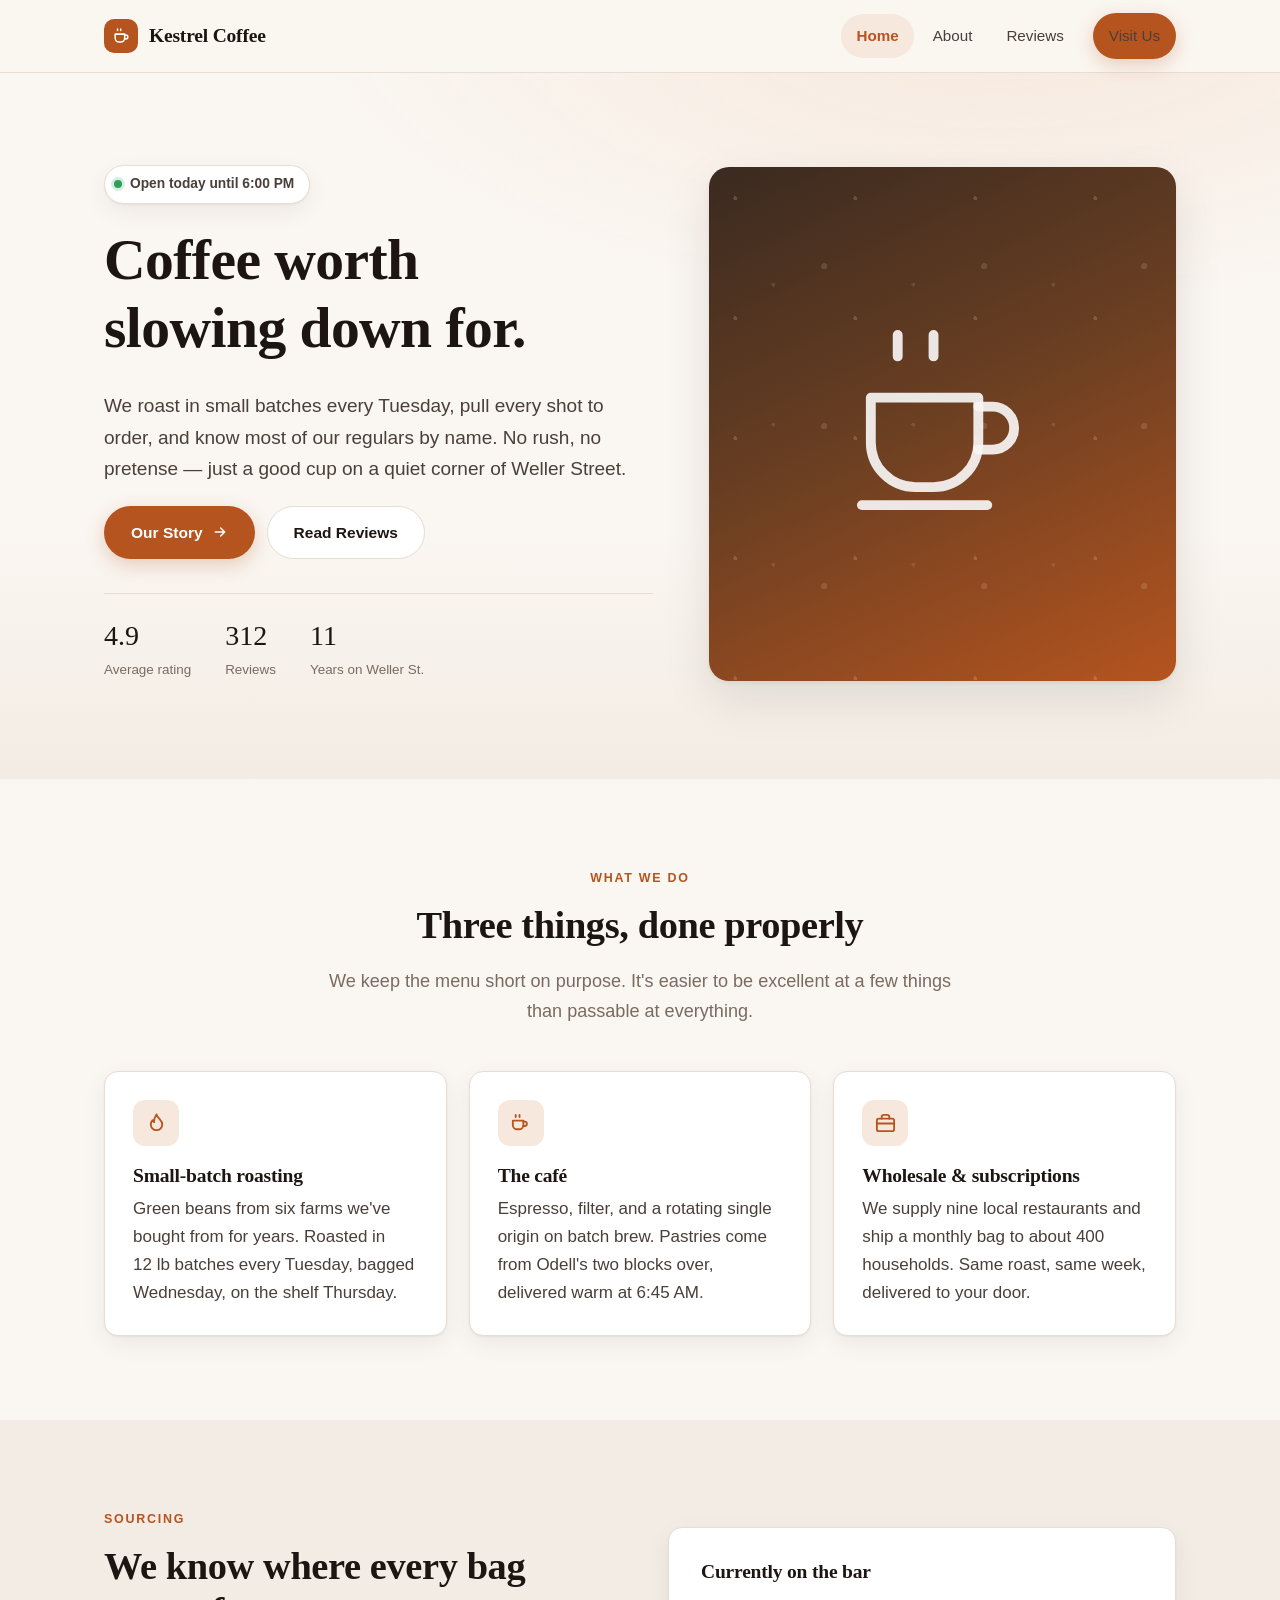
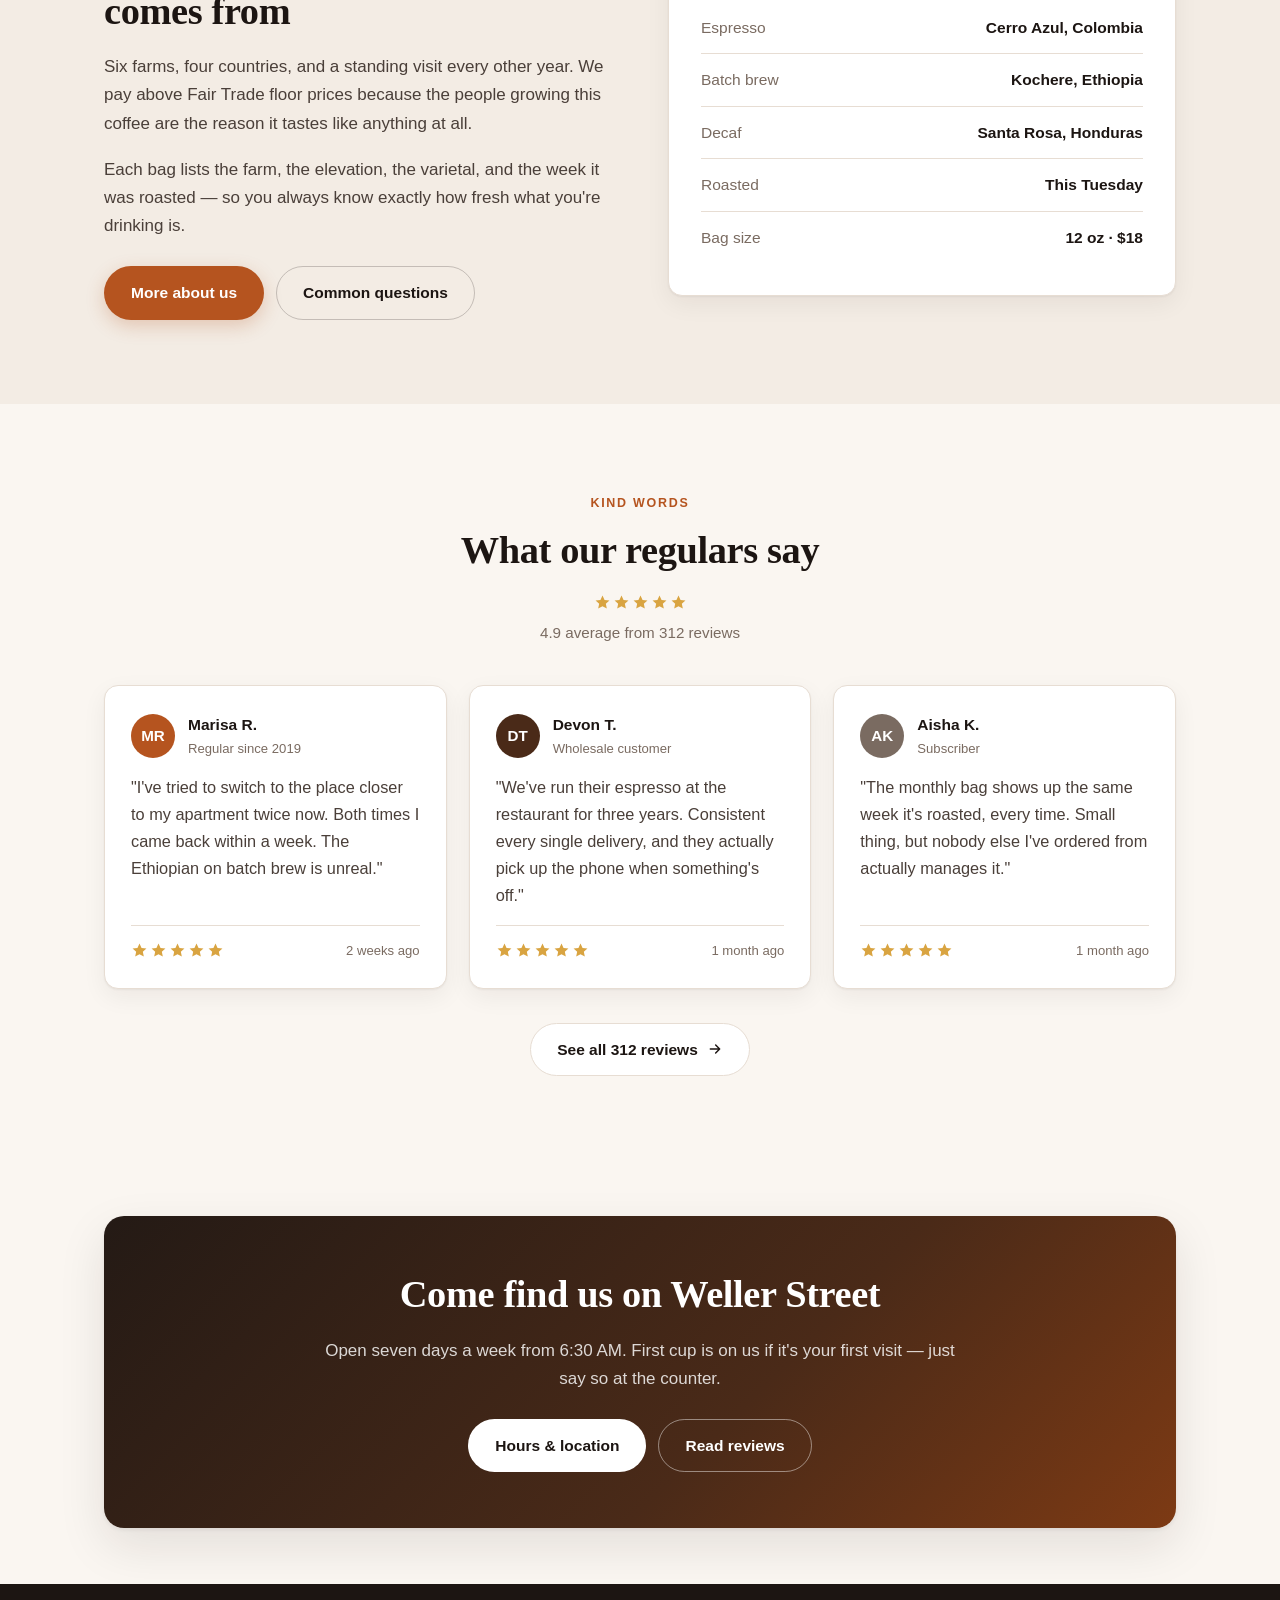
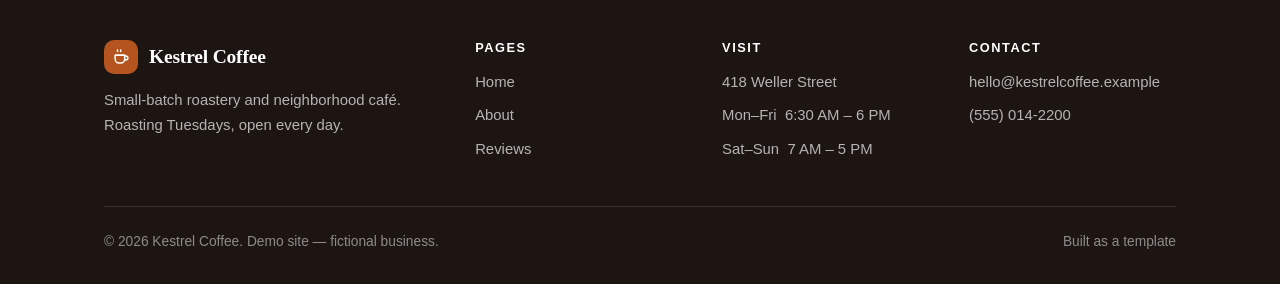
<file: index.html>
<!DOCTYPE html>
<html lang="en">
<head>
<meta charset="utf-8">
<meta name="viewport" content="width=device-width, initial-scale=1">
<title>Kestrel Coffee — Small-Batch Roastery &amp; Café</title>
<meta name="description" content="Kestrel Coffee is a small-batch roastery and neighborhood café serving carefully sourced beans, roasted weekly and brewed to order.">
<link rel="stylesheet" href="styles.css">
<link rel="icon" href="data:image/svg+xml,<svg xmlns='http://www.w3.org/2000/svg' viewBox='0 0 100 100'><text y='.9em' font-size='90'>&#9749;</text></svg>">
</head>
<body>

<!-- ============ NAV ============ -->
<header class="nav">
  <div class="wrap nav-inner">
    <a class="brand" href="index.html">
      <span class="brand-mark">
        <svg viewBox="0 0 24 24" fill="none" stroke="#fff" stroke-width="1.9" stroke-linecap="round" stroke-linejoin="round">
          <path d="M4 9h12v5a5 5 0 0 1-5 5H9a5 5 0 0 1-5-5V9z"/>
          <path d="M16 10h1.5a2.5 2.5 0 0 1 0 5H16"/>
          <path d="M7 2.5v2M11 2.5v2"/>
        </svg>
      </span>
      Kestrel Coffee
    </a>

    <button class="nav-toggle" aria-label="Toggle menu" aria-expanded="false">
      <svg width="20" height="20" viewBox="0 0 24 24" fill="none" stroke="currentColor" stroke-width="2" stroke-linecap="round">
        <path d="M3 6h18M3 12h18M3 18h18"/>
      </svg>
    </button>

    <nav class="nav-links">
      <a href="index.html" class="active">Home</a>
      <a href="about.html">About</a>
      <a href="reviews.html">Reviews</a>
      <a href="about.html#visit" class="btn btn-primary nav-cta">Visit Us</a>
    </nav>
  </div>
</header>

<!-- ============ HERO ============ -->
<section class="hero">
  <div class="wrap hero-grid">
    <div>
      <span class="hero-badge"><span class="dot"></span> Open today until 6:00 PM</span>
      <h1>Coffee worth<br>slowing down for.</h1>
      <p class="lead">
        We roast in small batches every Tuesday, pull every shot to order, and know
        most of our regulars by name. No rush, no pretense — just a good cup on a
        quiet corner of Weller Street.
      </p>
      <div class="btn-row">
        <a href="about.html" class="btn btn-primary">
          Our Story
          <svg width="16" height="16" viewBox="0 0 24 24" fill="none" stroke="currentColor" stroke-width="2.2" stroke-linecap="round" stroke-linejoin="round"><path d="M5 12h14M13 6l6 6-6 6"/></svg>
        </a>
        <a href="reviews.html" class="btn btn-secondary">Read Reviews</a>
      </div>

      <div class="hero-stats">
        <div>
          <span class="num">4.9</span>
          <span class="lbl">Average rating</span>
        </div>
        <div>
          <span class="num">312</span>
          <span class="lbl">Reviews</span>
        </div>
        <div>
          <span class="num">11</span>
          <span class="lbl">Years on Weller St.</span>
        </div>
      </div>
    </div>

    <div class="hero-art" role="img" aria-label="Illustration of a coffee cup">
      <svg viewBox="0 0 24 24" fill="none" stroke="rgba(255,255,255,.92)" stroke-width="1.1" stroke-linecap="round" stroke-linejoin="round">
        <path d="M4 9h12v5a5 5 0 0 1-5 5H9a5 5 0 0 1-5-5V9z"/>
        <path d="M16 10h1.6a2.4 2.4 0 0 1 0 4.8H16"/>
        <path d="M7 2v2.4M11 2v2.4"/>
        <path d="M3 21h14"/>
      </svg>
    </div>
  </div>
</section>

<!-- ============ WHAT WE DO ============ -->
<section class="section">
  <div class="wrap">
    <div class="measure center" style="margin-bottom:44px">
      <span class="eyebrow">What we do</span>
      <h2>Three things, done properly</h2>
      <p class="lead muted">We keep the menu short on purpose. It's easier to be excellent
        at a few things than passable at everything.</p>
    </div>

    <div class="grid grid-3">
      <article class="card">
        <div class="card-icon">
          <svg viewBox="0 0 24 24" fill="none" stroke="currentColor" stroke-width="1.9" stroke-linecap="round" stroke-linejoin="round">
            <path d="M12 2.5c.7 2.5 2.1 3.8 3.5 5.2C17.1 9.4 18 11.1 18 13a6 6 0 0 1-12 0c0-1.7.7-3.2 1.9-4.4.4.9 1 1.6 1.7 2C9.2 8.2 10.2 5.5 12 2.5z"/>
          </svg>
        </div>
        <h3>Small-batch roasting</h3>
        <p>Green beans from six farms we've bought from for years. Roasted in
          12&nbsp;lb batches every Tuesday, bagged Wednesday, on the shelf Thursday.</p>
      </article>

      <article class="card">
        <div class="card-icon">
          <svg viewBox="0 0 24 24" fill="none" stroke="currentColor" stroke-width="1.9" stroke-linecap="round" stroke-linejoin="round">
            <path d="M4 9h11v4.5a4.5 4.5 0 0 1-4.5 4.5h-2A4.5 4.5 0 0 1 4 13.5V9z"/>
            <path d="M15 10h1.4a2.3 2.3 0 0 1 0 4.6H15"/>
            <path d="M7 3v2.2M11 3v2.2"/>
          </svg>
        </div>
        <h3>The café</h3>
        <p>Espresso, filter, and a rotating single origin on batch brew. Pastries
          come from Odell's two blocks over, delivered warm at 6:45&nbsp;AM.</p>
      </article>

      <article class="card">
        <div class="card-icon">
          <svg viewBox="0 0 24 24" fill="none" stroke="currentColor" stroke-width="1.9" stroke-linecap="round" stroke-linejoin="round">
            <rect x="3" y="7" width="18" height="13" rx="2"/>
            <path d="M8 7V5.5A2.5 2.5 0 0 1 10.5 3h3A2.5 2.5 0 0 1 16 5.5V7"/>
            <path d="M3 12h18"/>
          </svg>
        </div>
        <h3>Wholesale &amp; subscriptions</h3>
        <p>We supply nine local restaurants and ship a monthly bag to about 400
          households. Same roast, same week, delivered to your door.</p>
      </article>
    </div>
  </div>
</section>

<!-- ============ SPLIT FEATURE ============ -->
<section class="section section-alt">
  <div class="wrap">
    <div class="grid grid-2" style="align-items:center; gap:56px">
      <div>
        <span class="eyebrow">Sourcing</span>
        <h2>We know where every bag comes from</h2>
        <p>Six farms, four countries, and a standing visit every other year. We pay
          above Fair Trade floor prices because the people growing this coffee are the
          reason it tastes like anything at all.</p>
        <p>Each bag lists the farm, the elevation, the varietal, and the week it was
          roasted — so you always know exactly how fresh what you're drinking is.</p>
        <div class="btn-row" style="margin-top:26px">
          <a href="about.html" class="btn btn-primary">More about us</a>
          <a href="about.html#faq" class="btn btn-ghost">Common questions</a>
        </div>
      </div>

      <div class="card" style="padding:32px">
        <h3 style="margin-bottom:18px">Currently on the bar</h3>
        <dl style="margin:0">
          <div class="detail-row"><dt>Espresso</dt><dd>Cerro Azul, Colombia</dd></div>
          <div class="detail-row"><dt>Batch brew</dt><dd>Kochere, Ethiopia</dd></div>
          <div class="detail-row"><dt>Decaf</dt><dd>Santa Rosa, Honduras</dd></div>
          <div class="detail-row"><dt>Roasted</dt><dd>This Tuesday</dd></div>
          <div class="detail-row"><dt>Bag size</dt><dd>12 oz &middot; $18</dd></div>
        </dl>
      </div>
    </div>
  </div>
</section>

<!-- ============ REVIEW TEASER ============ -->
<section class="section">
  <div class="wrap">
    <div class="measure center" style="margin-bottom:40px">
      <span class="eyebrow">Kind words</span>
      <h2>What our regulars say</h2>
      <div class="stars" style="margin-bottom:8px" aria-label="4.9 out of 5 stars">
        <svg viewBox="0 0 24 24"><path d="M12 2l2.9 6.3 6.9.8-5.1 4.7 1.4 6.8L12 17.3 5.9 20.6l1.4-6.8L2.2 9.1l6.9-.8z"/></svg>
        <svg viewBox="0 0 24 24"><path d="M12 2l2.9 6.3 6.9.8-5.1 4.7 1.4 6.8L12 17.3 5.9 20.6l1.4-6.8L2.2 9.1l6.9-.8z"/></svg>
        <svg viewBox="0 0 24 24"><path d="M12 2l2.9 6.3 6.9.8-5.1 4.7 1.4 6.8L12 17.3 5.9 20.6l1.4-6.8L2.2 9.1l6.9-.8z"/></svg>
        <svg viewBox="0 0 24 24"><path d="M12 2l2.9 6.3 6.9.8-5.1 4.7 1.4 6.8L12 17.3 5.9 20.6l1.4-6.8L2.2 9.1l6.9-.8z"/></svg>
        <svg viewBox="0 0 24 24"><path d="M12 2l2.9 6.3 6.9.8-5.1 4.7 1.4 6.8L12 17.3 5.9 20.6l1.4-6.8L2.2 9.1l6.9-.8z"/></svg>
      </div>
      <p class="muted" style="font-size:.95rem">4.9 average from 312 reviews</p>
    </div>

    <div class="grid grid-3">
      <article class="review">
        <div class="review-head">
          <div class="avatar" style="background:#b5541f">MR</div>
          <div>
            <div class="review-name">Marisa R.</div>
            <div class="review-meta">Regular since 2019</div>
          </div>
        </div>
        <blockquote>"I've tried to switch to the place closer to my apartment twice now.
          Both times I came back within a week. The Ethiopian on batch brew is unreal."</blockquote>
        <div class="review-foot">
          <span class="stars">
            <svg viewBox="0 0 24 24"><path d="M12 2l2.9 6.3 6.9.8-5.1 4.7 1.4 6.8L12 17.3 5.9 20.6l1.4-6.8L2.2 9.1l6.9-.8z"/></svg>
            <svg viewBox="0 0 24 24"><path d="M12 2l2.9 6.3 6.9.8-5.1 4.7 1.4 6.8L12 17.3 5.9 20.6l1.4-6.8L2.2 9.1l6.9-.8z"/></svg>
            <svg viewBox="0 0 24 24"><path d="M12 2l2.9 6.3 6.9.8-5.1 4.7 1.4 6.8L12 17.3 5.9 20.6l1.4-6.8L2.2 9.1l6.9-.8z"/></svg>
            <svg viewBox="0 0 24 24"><path d="M12 2l2.9 6.3 6.9.8-5.1 4.7 1.4 6.8L12 17.3 5.9 20.6l1.4-6.8L2.2 9.1l6.9-.8z"/></svg>
            <svg viewBox="0 0 24 24"><path d="M12 2l2.9 6.3 6.9.8-5.1 4.7 1.4 6.8L12 17.3 5.9 20.6l1.4-6.8L2.2 9.1l6.9-.8z"/></svg>
          </span>
          <span>2 weeks ago</span>
        </div>
      </article>

      <article class="review">
        <div class="review-head">
          <div class="avatar" style="background:#4a2a18">DT</div>
          <div>
            <div class="review-name">Devon T.</div>
            <div class="review-meta">Wholesale customer</div>
          </div>
        </div>
        <blockquote>"We've run their espresso at the restaurant for three years. Consistent
          every single delivery, and they actually pick up the phone when something's off."</blockquote>
        <div class="review-foot">
          <span class="stars">
            <svg viewBox="0 0 24 24"><path d="M12 2l2.9 6.3 6.9.8-5.1 4.7 1.4 6.8L12 17.3 5.9 20.6l1.4-6.8L2.2 9.1l6.9-.8z"/></svg>
            <svg viewBox="0 0 24 24"><path d="M12 2l2.9 6.3 6.9.8-5.1 4.7 1.4 6.8L12 17.3 5.9 20.6l1.4-6.8L2.2 9.1l6.9-.8z"/></svg>
            <svg viewBox="0 0 24 24"><path d="M12 2l2.9 6.3 6.9.8-5.1 4.7 1.4 6.8L12 17.3 5.9 20.6l1.4-6.8L2.2 9.1l6.9-.8z"/></svg>
            <svg viewBox="0 0 24 24"><path d="M12 2l2.9 6.3 6.9.8-5.1 4.7 1.4 6.8L12 17.3 5.9 20.6l1.4-6.8L2.2 9.1l6.9-.8z"/></svg>
            <svg viewBox="0 0 24 24"><path d="M12 2l2.9 6.3 6.9.8-5.1 4.7 1.4 6.8L12 17.3 5.9 20.6l1.4-6.8L2.2 9.1l6.9-.8z"/></svg>
          </span>
          <span>1 month ago</span>
        </div>
      </article>

      <article class="review">
        <div class="review-head">
          <div class="avatar" style="background:#7a6b61">AK</div>
          <div>
            <div class="review-name">Aisha K.</div>
            <div class="review-meta">Subscriber</div>
          </div>
        </div>
        <blockquote>"The monthly bag shows up the same week it's roasted, every time. Small
          thing, but nobody else I've ordered from actually manages it."</blockquote>
        <div class="review-foot">
          <span class="stars">
            <svg viewBox="0 0 24 24"><path d="M12 2l2.9 6.3 6.9.8-5.1 4.7 1.4 6.8L12 17.3 5.9 20.6l1.4-6.8L2.2 9.1l6.9-.8z"/></svg>
            <svg viewBox="0 0 24 24"><path d="M12 2l2.9 6.3 6.9.8-5.1 4.7 1.4 6.8L12 17.3 5.9 20.6l1.4-6.8L2.2 9.1l6.9-.8z"/></svg>
            <svg viewBox="0 0 24 24"><path d="M12 2l2.9 6.3 6.9.8-5.1 4.7 1.4 6.8L12 17.3 5.9 20.6l1.4-6.8L2.2 9.1l6.9-.8z"/></svg>
            <svg viewBox="0 0 24 24"><path d="M12 2l2.9 6.3 6.9.8-5.1 4.7 1.4 6.8L12 17.3 5.9 20.6l1.4-6.8L2.2 9.1l6.9-.8z"/></svg>
            <svg viewBox="0 0 24 24"><path d="M12 2l2.9 6.3 6.9.8-5.1 4.7 1.4 6.8L12 17.3 5.9 20.6l1.4-6.8L2.2 9.1l6.9-.8z"/></svg>
          </span>
          <span>1 month ago</span>
        </div>
      </article>
    </div>

    <div class="btn-row center" style="margin-top:34px">
      <a href="reviews.html" class="btn btn-secondary">
        See all 312 reviews
        <svg width="16" height="16" viewBox="0 0 24 24" fill="none" stroke="currentColor" stroke-width="2.2" stroke-linecap="round" stroke-linejoin="round"><path d="M5 12h14M13 6l6 6-6 6"/></svg>
      </a>
    </div>
  </div>
</section>

<!-- ============ CTA ============ -->
<section class="section-tight">
  <div class="wrap">
    <div class="cta-band">
      <h2>Come find us on Weller Street</h2>
      <p class="measure center" style="margin-bottom:26px">
        Open seven days a week from 6:30&nbsp;AM. First cup is on us if it's your first visit —
        just say so at the counter.
      </p>
      <div class="btn-row center">
        <a href="about.html#visit" class="btn btn-light">Hours &amp; location</a>
        <a href="reviews.html" class="btn btn-outline-light">Read reviews</a>
      </div>
    </div>
  </div>
</section>

<!-- ============ FOOTER ============ -->
<footer class="footer">
  <div class="wrap">
    <div class="footer-grid">
      <div>
        <a class="brand" href="index.html">
          <span class="brand-mark">
            <svg viewBox="0 0 24 24" fill="none" stroke="#fff" stroke-width="1.9" stroke-linecap="round" stroke-linejoin="round">
              <path d="M4 9h12v5a5 5 0 0 1-5 5H9a5 5 0 0 1-5-5V9z"/>
              <path d="M16 10h1.5a2.5 2.5 0 0 1 0 5H16"/>
              <path d="M7 2.5v2M11 2.5v2"/>
            </svg>
          </span>
          Kestrel Coffee
        </a>
        <p style="max-width:30em">Small-batch roastery and neighborhood café.
          Roasting Tuesdays, open every day.</p>
      </div>

      <div>
        <h4>Pages</h4>
        <ul>
          <li><a href="index.html">Home</a></li>
          <li><a href="about.html">About</a></li>
          <li><a href="reviews.html">Reviews</a></li>
        </ul>
      </div>

      <div>
        <h4>Visit</h4>
        <ul>
          <li>418 Weller Street</li>
          <li>Mon–Fri &nbsp;6:30 AM – 6 PM</li>
          <li>Sat–Sun &nbsp;7 AM – 5 PM</li>
        </ul>
      </div>

      <div>
        <h4>Contact</h4>
        <ul>
          <li><a href="mailto:hello@kestrelcoffee.example">hello@kestrelcoffee.example</a></li>
          <li><a href="tel:+15550142">(555) 014-2200</a></li>
        </ul>
      </div>
    </div>

    <div class="footer-bottom">
      <span>&copy; <span data-year>2026</span> Kestrel Coffee. Demo site — fictional business.</span>
      <span>Built as a template</span>
    </div>
  </div>
</footer>

<script src="script.js"></script>
</body>
</html>
</file>
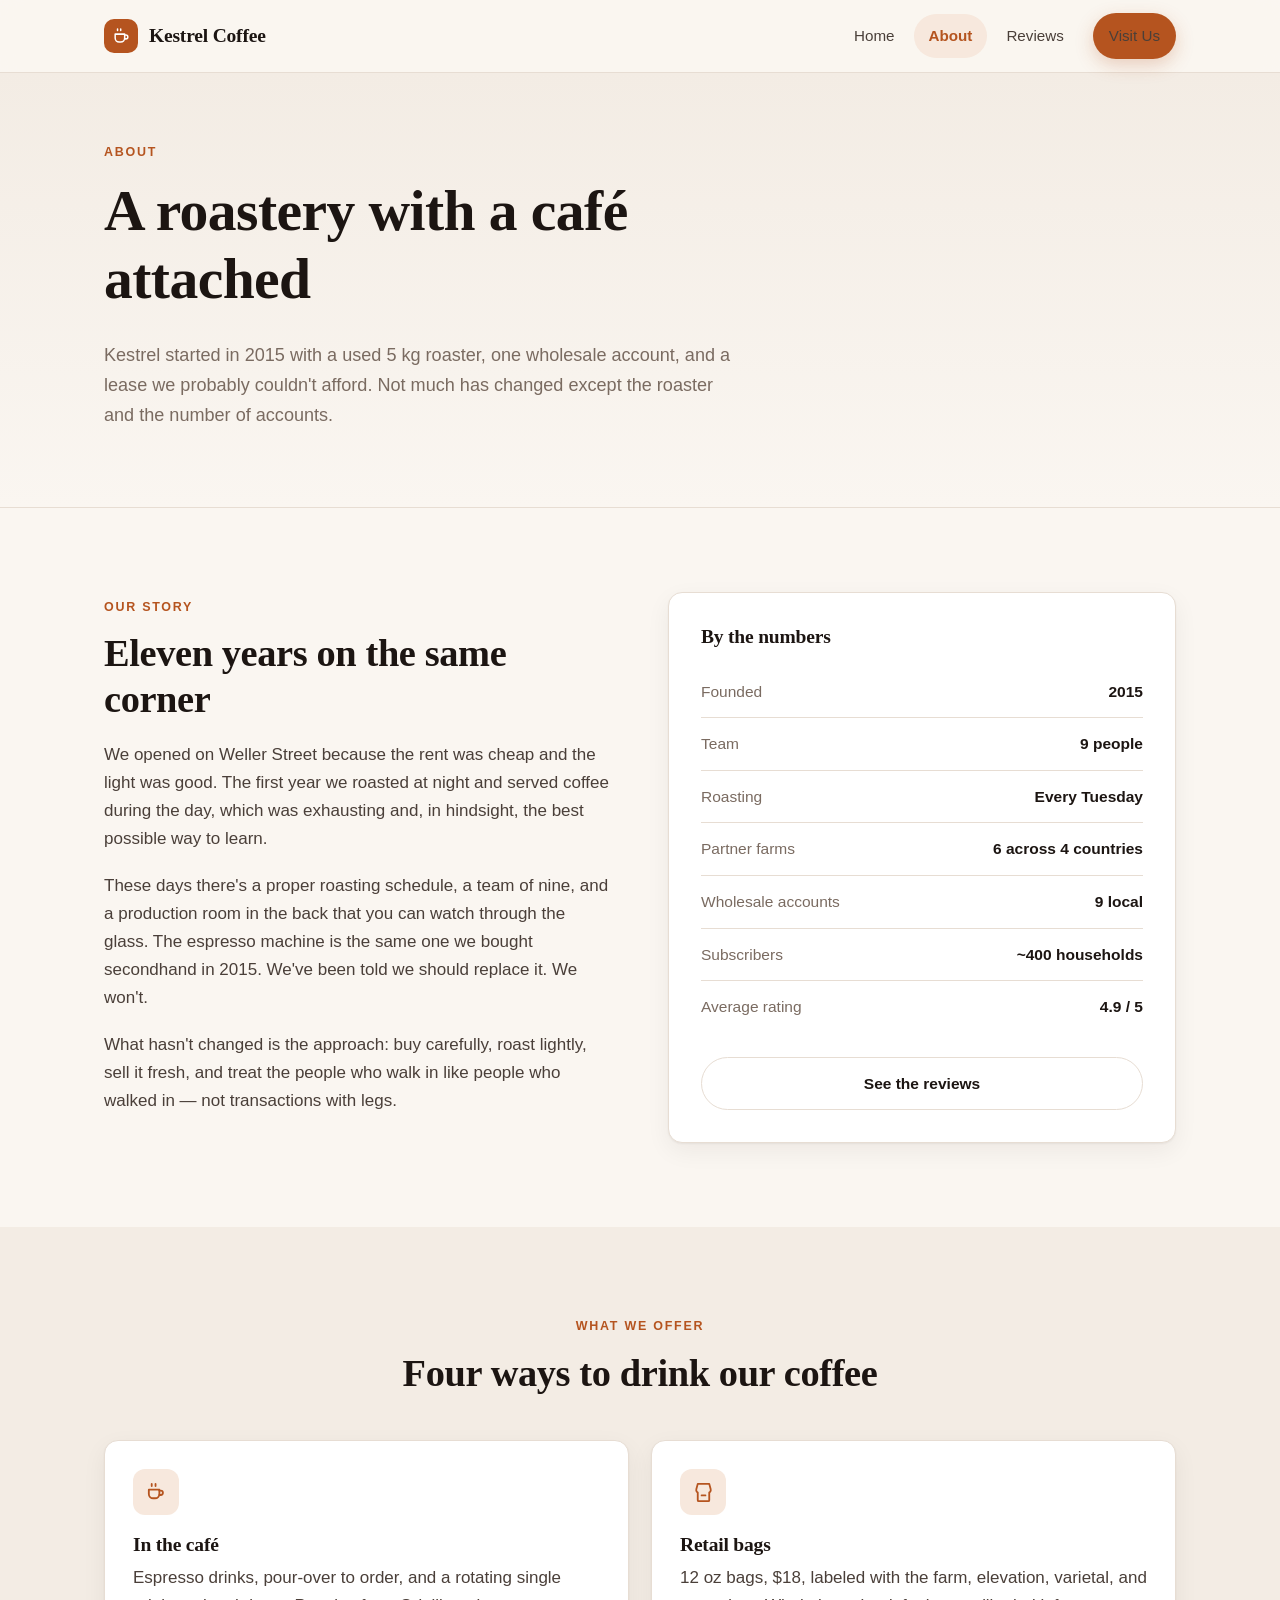
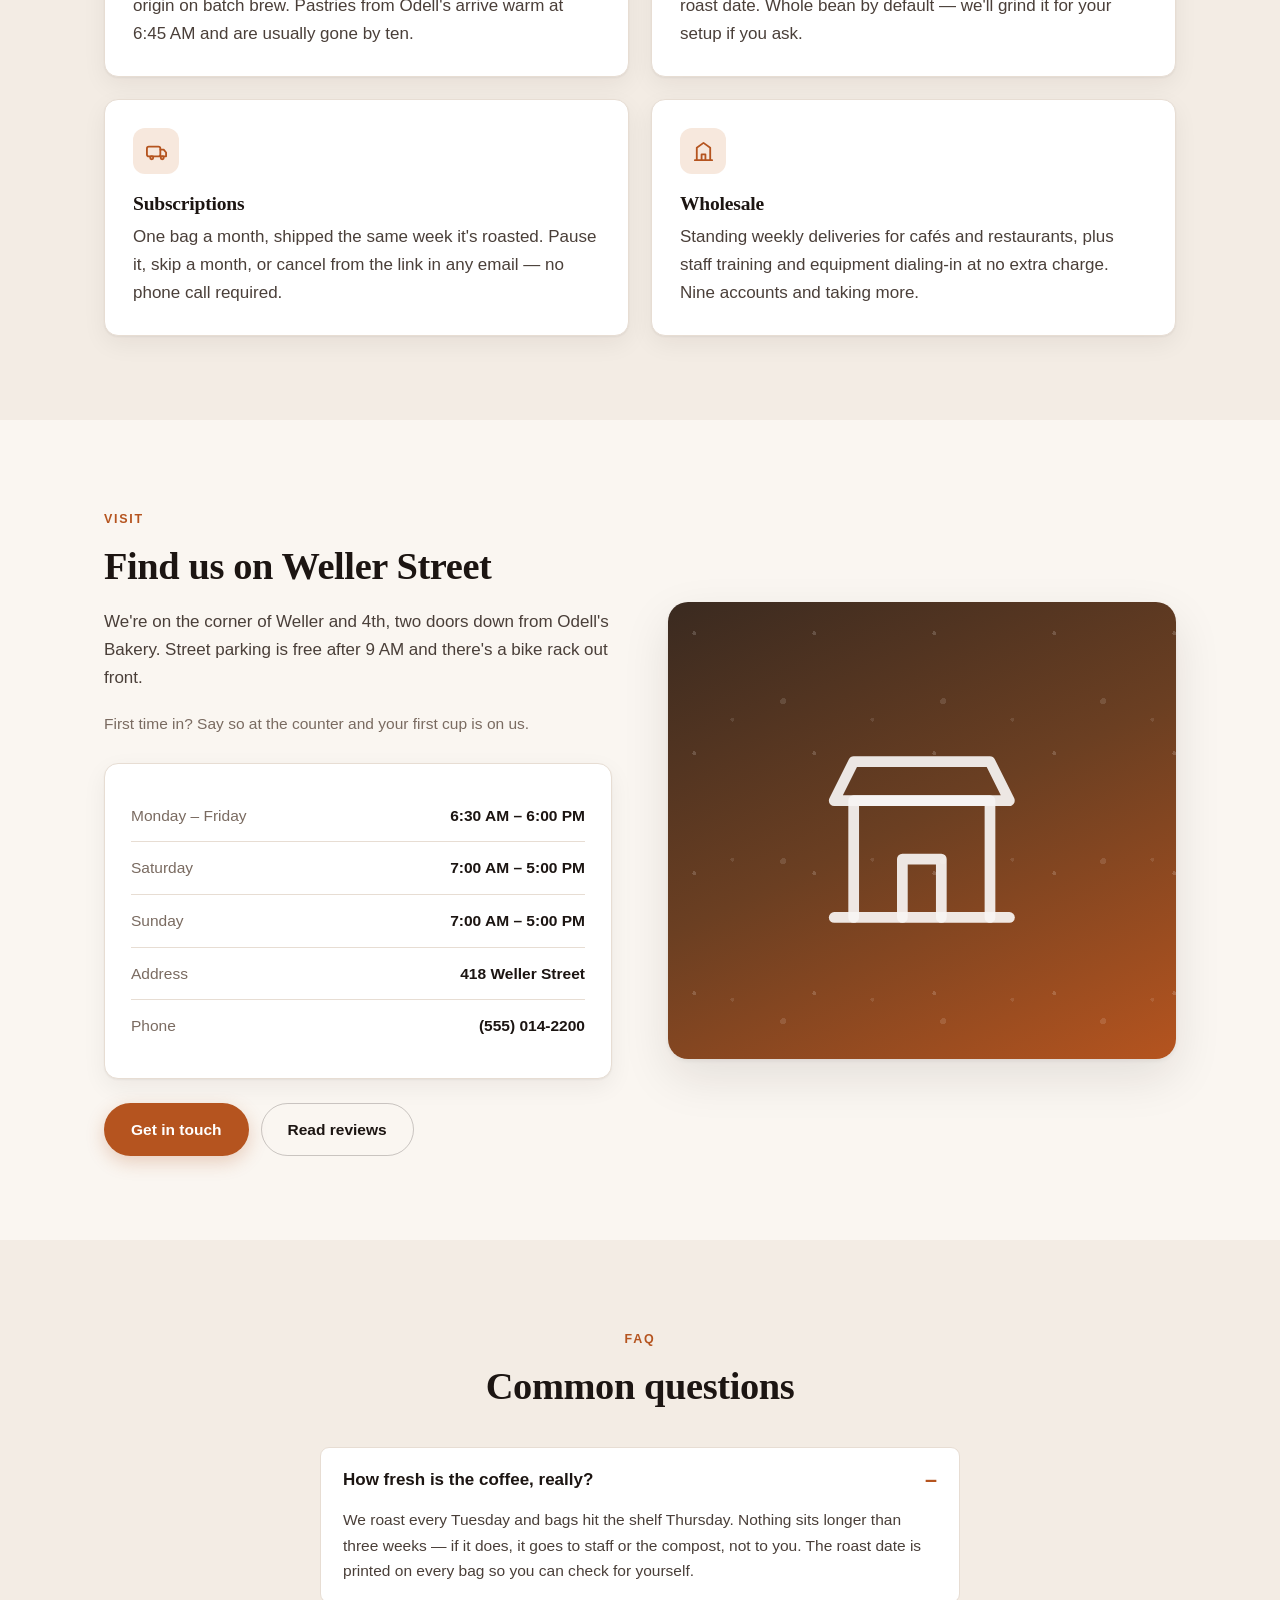
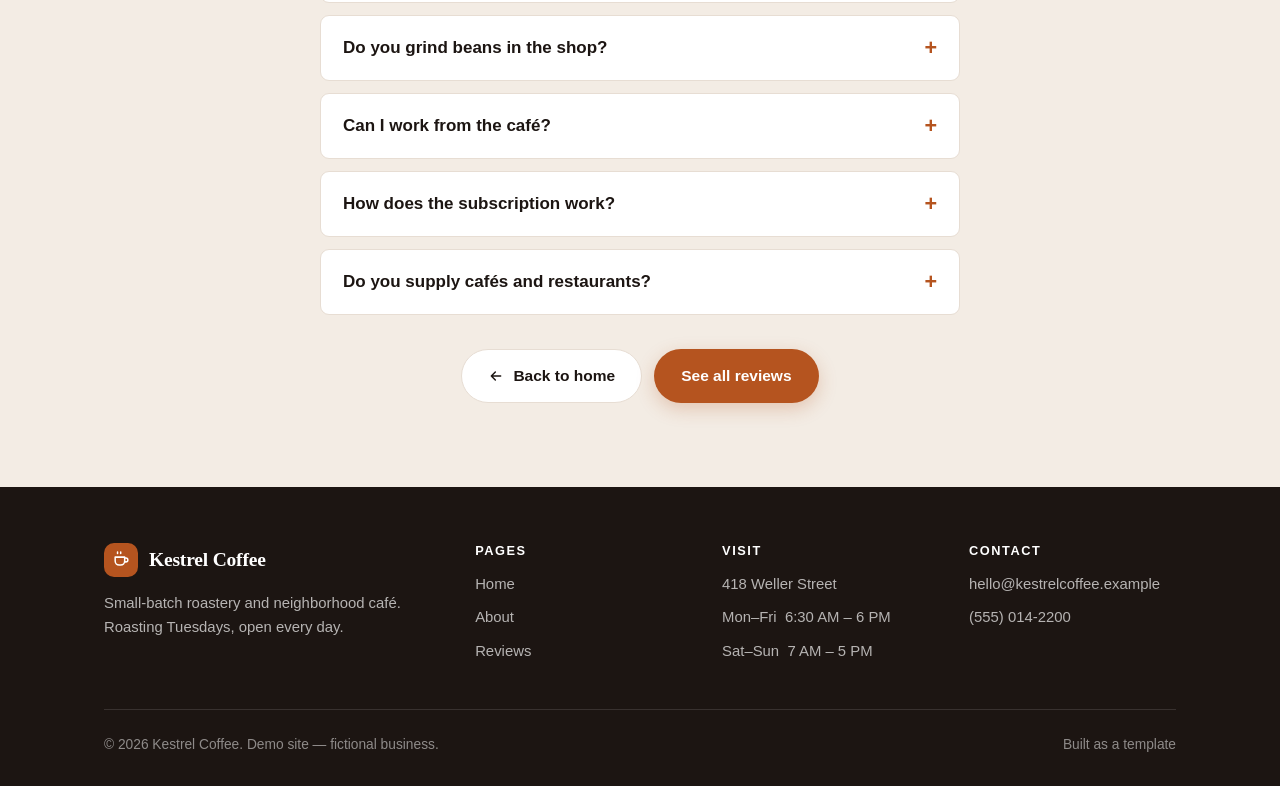
<file: about.html>
<!DOCTYPE html>
<html lang="en">
<head>
<meta charset="utf-8">
<meta name="viewport" content="width=device-width, initial-scale=1">
<title>About — Kestrel Coffee</title>
<meta name="description" content="How Kestrel Coffee sources, roasts, and serves — plus hours, location, and answers to common questions.">
<link rel="stylesheet" href="styles.css">
<link rel="icon" href="data:image/svg+xml,<svg xmlns='http://www.w3.org/2000/svg' viewBox='0 0 100 100'><text y='.9em' font-size='90'>&#9749;</text></svg>">
</head>
<body>

<!-- ============ NAV ============ -->
<header class="nav">
  <div class="wrap nav-inner">
    <a class="brand" href="index.html">
      <span class="brand-mark">
        <svg viewBox="0 0 24 24" fill="none" stroke="#fff" stroke-width="1.9" stroke-linecap="round" stroke-linejoin="round">
          <path d="M4 9h12v5a5 5 0 0 1-5 5H9a5 5 0 0 1-5-5V9z"/>
          <path d="M16 10h1.5a2.5 2.5 0 0 1 0 5H16"/>
          <path d="M7 2.5v2M11 2.5v2"/>
        </svg>
      </span>
      Kestrel Coffee
    </a>

    <button class="nav-toggle" aria-label="Toggle menu" aria-expanded="false">
      <svg width="20" height="20" viewBox="0 0 24 24" fill="none" stroke="currentColor" stroke-width="2" stroke-linecap="round">
        <path d="M3 6h18M3 12h18M3 18h18"/>
      </svg>
    </button>

    <nav class="nav-links">
      <a href="index.html">Home</a>
      <a href="about.html" class="active">About</a>
      <a href="reviews.html">Reviews</a>
      <a href="#visit" class="btn btn-primary nav-cta">Visit Us</a>
    </nav>
  </div>
</header>

<!-- ============ PAGE HEAD ============ -->
<section class="page-head">
  <div class="wrap">
    <div class="measure">
      <span class="eyebrow">About</span>
      <h1>A roastery with a café attached</h1>
      <p class="lead muted">Kestrel started in 2015 with a used 5&nbsp;kg roaster, one wholesale
        account, and a lease we probably couldn't afford. Not much has changed except
        the roaster and the number of accounts.</p>
    </div>
  </div>
</section>

<!-- ============ STORY ============ -->
<section class="section">
  <div class="wrap">
    <div class="grid grid-2" style="align-items:start; gap:56px">
      <div>
        <span class="eyebrow">Our story</span>
        <h2>Eleven years on the same corner</h2>
        <p>We opened on Weller Street because the rent was cheap and the light was good.
          The first year we roasted at night and served coffee during the day, which was
          exhausting and, in hindsight, the best possible way to learn.</p>
        <p>These days there's a proper roasting schedule, a team of nine, and a
          production room in the back that you can watch through the glass. The
          espresso machine is the same one we bought secondhand in 2015. We've been
          told we should replace it. We won't.</p>
        <p>What hasn't changed is the approach: buy carefully, roast lightly, sell it
          fresh, and treat the people who walk in like people who walked in — not
          transactions with legs.</p>
      </div>

      <div class="card" style="padding:32px">
        <h3 style="margin-bottom:18px">By the numbers</h3>
        <dl style="margin:0">
          <div class="detail-row"><dt>Founded</dt><dd>2015</dd></div>
          <div class="detail-row"><dt>Team</dt><dd>9 people</dd></div>
          <div class="detail-row"><dt>Roasting</dt><dd>Every Tuesday</dd></div>
          <div class="detail-row"><dt>Partner farms</dt><dd>6 across 4 countries</dd></div>
          <div class="detail-row"><dt>Wholesale accounts</dt><dd>9 local</dd></div>
          <div class="detail-row"><dt>Subscribers</dt><dd>~400 households</dd></div>
          <div class="detail-row"><dt>Average rating</dt><dd>4.9 / 5</dd></div>
        </dl>
        <div class="btn-row" style="margin-top:24px">
          <a href="reviews.html" class="btn btn-secondary" style="width:100%">See the reviews</a>
        </div>
      </div>
    </div>
  </div>
</section>

<!-- ============ WHAT WE OFFER ============ -->
<section class="section section-alt">
  <div class="wrap">
    <div class="measure center" style="margin-bottom:44px">
      <span class="eyebrow">What we offer</span>
      <h2>Four ways to drink our coffee</h2>
    </div>

    <div class="grid grid-2">
      <article class="card">
        <div class="card-icon">
          <svg viewBox="0 0 24 24" fill="none" stroke="currentColor" stroke-width="1.9" stroke-linecap="round" stroke-linejoin="round">
            <path d="M4 9h11v4.5a4.5 4.5 0 0 1-4.5 4.5h-2A4.5 4.5 0 0 1 4 13.5V9z"/>
            <path d="M15 10h1.4a2.3 2.3 0 0 1 0 4.6H15"/>
            <path d="M7 3v2.2M11 3v2.2"/>
          </svg>
        </div>
        <h3>In the café</h3>
        <p>Espresso drinks, pour-over to order, and a rotating single origin on batch
          brew. Pastries from Odell's arrive warm at 6:45 AM and are usually gone by ten.</p>
      </article>

      <article class="card">
        <div class="card-icon">
          <svg viewBox="0 0 24 24" fill="none" stroke="currentColor" stroke-width="1.9" stroke-linecap="round" stroke-linejoin="round">
            <path d="M6 3h12l1.5 5.5a3 3 0 0 1-.8 3L18 12v8a1 1 0 0 1-1 1H7a1 1 0 0 1-1-1v-8l-.7-.5a3 3 0 0 1-.8-3L6 3z"/>
            <path d="M10 15h4"/>
          </svg>
        </div>
        <h3>Retail bags</h3>
        <p>12 oz bags, $18, labeled with the farm, elevation, varietal, and roast date.
          Whole bean by default — we'll grind it for your setup if you ask.</p>
      </article>

      <article class="card">
        <div class="card-icon">
          <svg viewBox="0 0 24 24" fill="none" stroke="currentColor" stroke-width="1.9" stroke-linecap="round" stroke-linejoin="round">
            <rect x="2" y="7" width="14" height="10" rx="2"/>
            <path d="M16 10h3.5L22 13v4h-6"/>
            <circle cx="7" cy="18.5" r="1.6"/><circle cx="18" cy="18.5" r="1.6"/>
          </svg>
        </div>
        <h3>Subscriptions</h3>
        <p>One bag a month, shipped the same week it's roasted. Pause it, skip a month,
          or cancel from the link in any email — no phone call required.</p>
      </article>

      <article class="card">
        <div class="card-icon">
          <svg viewBox="0 0 24 24" fill="none" stroke="currentColor" stroke-width="1.9" stroke-linecap="round" stroke-linejoin="round">
            <path d="M3 21h18"/><path d="M5 21V8l7-5 7 5v13"/>
            <path d="M10 21v-6h4v6"/>
          </svg>
        </div>
        <h3>Wholesale</h3>
        <p>Standing weekly deliveries for cafés and restaurants, plus staff training and
          equipment dialing-in at no extra charge. Nine accounts and taking more.</p>
      </article>
    </div>
  </div>
</section>

<!-- ============ VISIT ============ -->
<section class="section" id="visit">
  <div class="wrap">
    <div class="grid grid-2" style="align-items:center; gap:56px">
      <div>
        <span class="eyebrow">Visit</span>
        <h2>Find us on Weller Street</h2>
        <p>We're on the corner of Weller and 4th, two doors down from Odell's Bakery.
          Street parking is free after 9 AM and there's a bike rack out front.</p>
        <p class="muted" style="font-size:.97rem">First time in? Say so at the counter and
          your first cup is on us.</p>

        <div class="card" style="padding:26px; margin-top:26px">
          <dl style="margin:0">
            <div class="detail-row"><dt>Monday – Friday</dt><dd>6:30 AM – 6:00 PM</dd></div>
            <div class="detail-row"><dt>Saturday</dt><dd>7:00 AM – 5:00 PM</dd></div>
            <div class="detail-row"><dt>Sunday</dt><dd>7:00 AM – 5:00 PM</dd></div>
            <div class="detail-row"><dt>Address</dt><dd>418 Weller Street</dd></div>
            <div class="detail-row"><dt>Phone</dt><dd>(555) 014-2200</dd></div>
          </dl>
        </div>

        <div class="btn-row" style="margin-top:24px">
          <a href="mailto:hello@kestrelcoffee.example" class="btn btn-primary">Get in touch</a>
          <a href="reviews.html" class="btn btn-ghost">Read reviews</a>
        </div>
      </div>

      <div class="hero-art" style="aspect-ratio:4/3.6" role="img" aria-label="Illustration of the storefront">
        <svg viewBox="0 0 24 24" fill="none" stroke="rgba(255,255,255,.92)" stroke-width="1.1" stroke-linecap="round" stroke-linejoin="round">
          <path d="M3 21h18"/><path d="M5 21V9h14v12"/>
          <path d="M3 9l2-4h14l2 4z"/>
          <path d="M10 21v-6h4v6"/>
        </svg>
      </div>
    </div>
  </div>
</section>

<!-- ============ FAQ ============ -->
<section class="section section-alt" id="faq">
  <div class="wrap">
    <div class="measure center" style="margin-bottom:38px">
      <span class="eyebrow">FAQ</span>
      <h2>Common questions</h2>
    </div>

    <div class="measure" style="margin:0 auto">
      <details class="faq" open>
        <summary>How fresh is the coffee, really?</summary>
        <p>We roast every Tuesday and bags hit the shelf Thursday. Nothing sits longer
          than three weeks — if it does, it goes to staff or the compost, not to you.
          The roast date is printed on every bag so you can check for yourself.</p>
      </details>

      <details class="faq">
        <summary>Do you grind beans in the shop?</summary>
        <p>Yes, free of charge. Tell us your brew method — espresso, V60, French press,
          Aeropress, drip — and we'll dial the grind to match. We'd gently suggest whole
          bean if you have a grinder at home; it makes more difference than people expect.</p>
      </details>

      <details class="faq">
        <summary>Can I work from the café?</summary>
        <p>Absolutely. There's free Wi-Fi, outlets along the back wall, and nobody will
          hurry you along. The one ask: between 8 and 9 on weekday mornings it gets busy,
          so if you're settling in for hours, either side of that window is kinder.</p>
      </details>

      <details class="faq">
        <summary>How does the subscription work?</summary>
        <p>One 12 oz bag ships the same week it's roasted, every month. You can pause,
          skip a month, change the roast, or cancel entirely from the link at the bottom
          of any email we send you. No phone calls, no retention scripts.</p>
      </details>

      <details class="faq">
        <summary>Do you supply cafés and restaurants?</summary>
        <p>We do — nine accounts locally, with room for a few more. Wholesale includes
          weekly delivery, staff training, and help dialing in your equipment at no
          extra cost. Email us and we'll set up a tasting.</p>
      </details>
    </div>

    <div class="btn-row center" style="margin-top:34px">
      <a href="index.html" class="btn btn-secondary">
        <svg width="16" height="16" viewBox="0 0 24 24" fill="none" stroke="currentColor" stroke-width="2.2" stroke-linecap="round" stroke-linejoin="round"><path d="M19 12H5M11 18l-6-6 6-6"/></svg>
        Back to home
      </a>
      <a href="reviews.html" class="btn btn-primary">See all reviews</a>
    </div>
  </div>
</section>

<!-- ============ FOOTER ============ -->
<footer class="footer">
  <div class="wrap">
    <div class="footer-grid">
      <div>
        <a class="brand" href="index.html">
          <span class="brand-mark">
            <svg viewBox="0 0 24 24" fill="none" stroke="#fff" stroke-width="1.9" stroke-linecap="round" stroke-linejoin="round">
              <path d="M4 9h12v5a5 5 0 0 1-5 5H9a5 5 0 0 1-5-5V9z"/>
              <path d="M16 10h1.5a2.5 2.5 0 0 1 0 5H16"/>
              <path d="M7 2.5v2M11 2.5v2"/>
            </svg>
          </span>
          Kestrel Coffee
        </a>
        <p style="max-width:30em">Small-batch roastery and neighborhood café.
          Roasting Tuesdays, open every day.</p>
      </div>

      <div>
        <h4>Pages</h4>
        <ul>
          <li><a href="index.html">Home</a></li>
          <li><a href="about.html">About</a></li>
          <li><a href="reviews.html">Reviews</a></li>
        </ul>
      </div>

      <div>
        <h4>Visit</h4>
        <ul>
          <li>418 Weller Street</li>
          <li>Mon–Fri &nbsp;6:30 AM – 6 PM</li>
          <li>Sat–Sun &nbsp;7 AM – 5 PM</li>
        </ul>
      </div>

      <div>
        <h4>Contact</h4>
        <ul>
          <li><a href="mailto:hello@kestrelcoffee.example">hello@kestrelcoffee.example</a></li>
          <li><a href="tel:+15550142">(555) 014-2200</a></li>
        </ul>
      </div>
    </div>

    <div class="footer-bottom">
      <span>&copy; <span data-year>2026</span> Kestrel Coffee. Demo site — fictional business.</span>
      <span>Built as a template</span>
    </div>
  </div>
</footer>

<script src="script.js"></script>
</body>
</html>
</file>
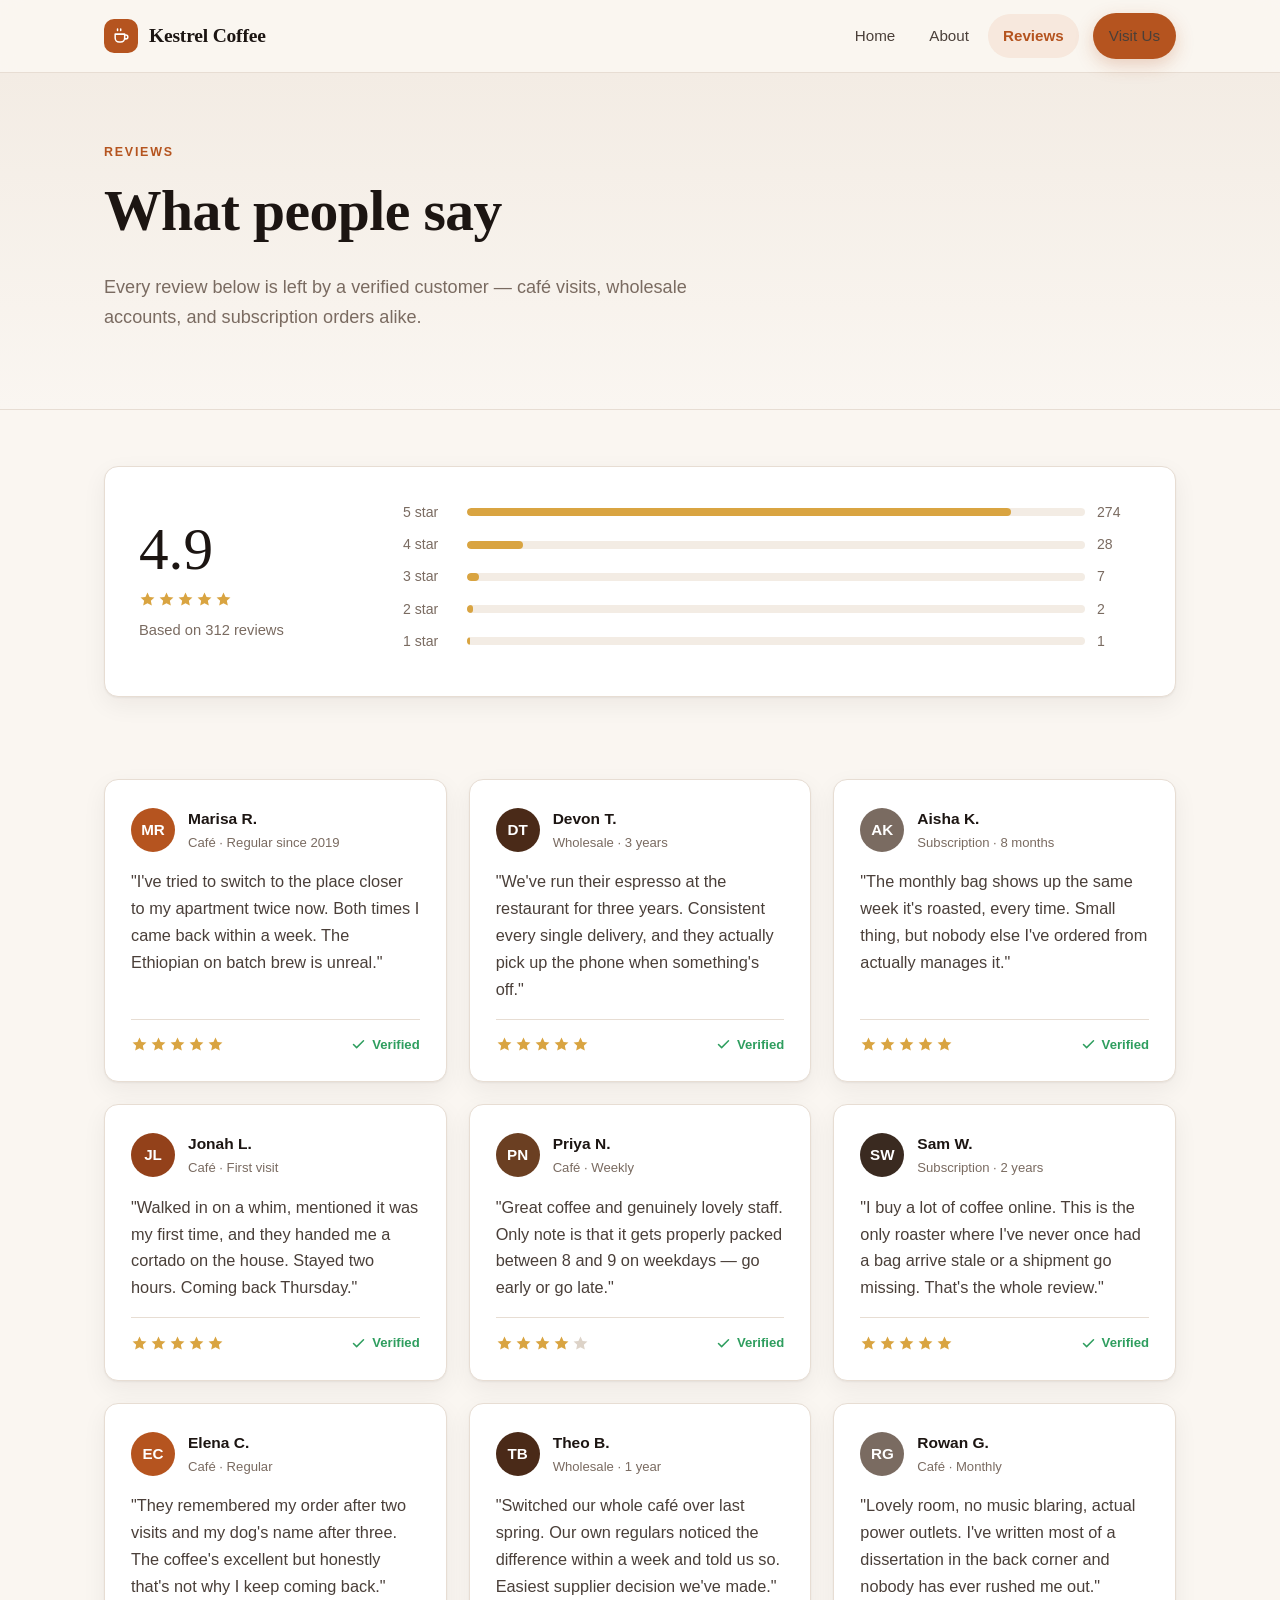
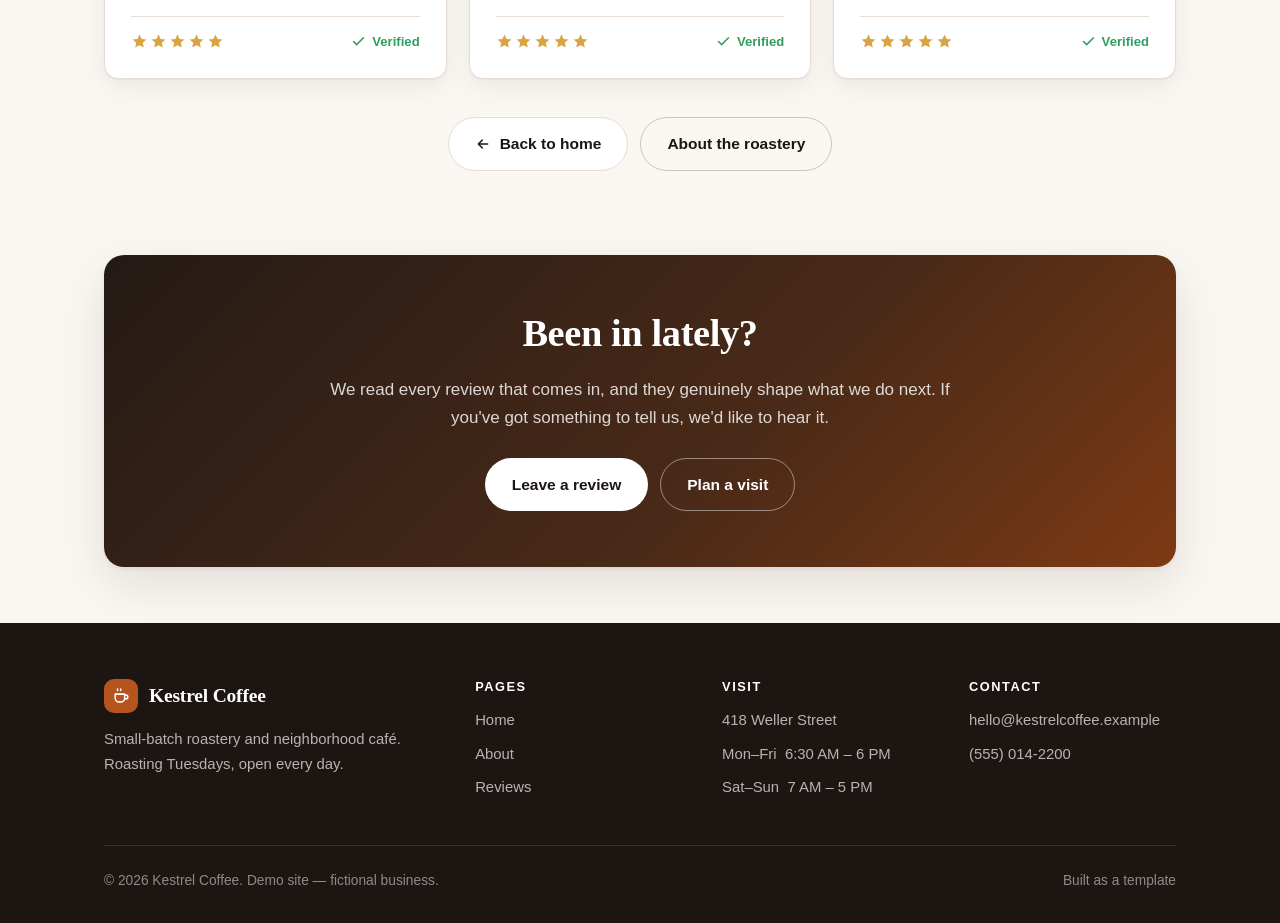
<file: reviews.html>
<!DOCTYPE html>
<html lang="en">
<head>
<meta charset="utf-8">
<meta name="viewport" content="width=device-width, initial-scale=1">
<title>Reviews — Kestrel Coffee</title>
<meta name="description" content="Read what customers say about Kestrel Coffee — 312 reviews averaging 4.9 stars.">
<link rel="stylesheet" href="styles.css">
<link rel="icon" href="data:image/svg+xml,<svg xmlns='http://www.w3.org/2000/svg' viewBox='0 0 100 100'><text y='.9em' font-size='90'>&#9749;</text></svg>">
</head>
<body>

<!-- ============ NAV ============ -->
<header class="nav">
  <div class="wrap nav-inner">
    <a class="brand" href="index.html">
      <span class="brand-mark">
        <svg viewBox="0 0 24 24" fill="none" stroke="#fff" stroke-width="1.9" stroke-linecap="round" stroke-linejoin="round">
          <path d="M4 9h12v5a5 5 0 0 1-5 5H9a5 5 0 0 1-5-5V9z"/>
          <path d="M16 10h1.5a2.5 2.5 0 0 1 0 5H16"/>
          <path d="M7 2.5v2M11 2.5v2"/>
        </svg>
      </span>
      Kestrel Coffee
    </a>

    <button class="nav-toggle" aria-label="Toggle menu" aria-expanded="false">
      <svg width="20" height="20" viewBox="0 0 24 24" fill="none" stroke="currentColor" stroke-width="2" stroke-linecap="round">
        <path d="M3 6h18M3 12h18M3 18h18"/>
      </svg>
    </button>

    <nav class="nav-links">
      <a href="index.html">Home</a>
      <a href="about.html">About</a>
      <a href="reviews.html" class="active">Reviews</a>
      <a href="about.html#visit" class="btn btn-primary nav-cta">Visit Us</a>
    </nav>
  </div>
</header>

<!-- ============ PAGE HEAD ============ -->
<section class="page-head">
  <div class="wrap">
    <div class="measure">
      <span class="eyebrow">Reviews</span>
      <h1>What people say</h1>
      <p class="lead muted">Every review below is left by a verified customer — café visits,
        wholesale accounts, and subscription orders alike.</p>
    </div>
  </div>
</section>

<!-- ============ RATING SUMMARY ============ -->
<section class="section-tight">
  <div class="wrap">
    <div class="rating-summary">
      <div>
        <div class="rating-score">4.9</div>
        <div class="stars" style="margin-bottom:10px" aria-label="4.9 out of 5 stars">
          <svg viewBox="0 0 24 24"><path d="M12 2l2.9 6.3 6.9.8-5.1 4.7 1.4 6.8L12 17.3 5.9 20.6l1.4-6.8L2.2 9.1l6.9-.8z"/></svg>
          <svg viewBox="0 0 24 24"><path d="M12 2l2.9 6.3 6.9.8-5.1 4.7 1.4 6.8L12 17.3 5.9 20.6l1.4-6.8L2.2 9.1l6.9-.8z"/></svg>
          <svg viewBox="0 0 24 24"><path d="M12 2l2.9 6.3 6.9.8-5.1 4.7 1.4 6.8L12 17.3 5.9 20.6l1.4-6.8L2.2 9.1l6.9-.8z"/></svg>
          <svg viewBox="0 0 24 24"><path d="M12 2l2.9 6.3 6.9.8-5.1 4.7 1.4 6.8L12 17.3 5.9 20.6l1.4-6.8L2.2 9.1l6.9-.8z"/></svg>
          <svg viewBox="0 0 24 24"><path d="M12 2l2.9 6.3 6.9.8-5.1 4.7 1.4 6.8L12 17.3 5.9 20.6l1.4-6.8L2.2 9.1l6.9-.8z"/></svg>
        </div>
        <p class="muted" style="margin:0; font-size:.92rem">Based on 312 reviews</p>
      </div>

      <div>
        <div class="bar-row"><span>5 star</span><span class="bar"><span style="width:88%"></span></span><span>274</span></div>
        <div class="bar-row"><span>4 star</span><span class="bar"><span style="width:9%"></span></span><span>28</span></div>
        <div class="bar-row"><span>3 star</span><span class="bar"><span style="width:2%"></span></span><span>7</span></div>
        <div class="bar-row"><span>2 star</span><span class="bar"><span style="width:1%"></span></span><span>2</span></div>
        <div class="bar-row"><span>1 star</span><span class="bar"><span style="width:0.5%"></span></span><span>1</span></div>
      </div>
    </div>
  </div>
</section>

<!-- ============ REVIEW GRID ============ -->
<section class="section" style="padding-top:26px">
  <div class="wrap">
    <div class="grid grid-3">

      <article class="review">
        <div class="review-head">
          <div class="avatar" style="background:#b5541f">MR</div>
          <div>
            <div class="review-name">Marisa R.</div>
            <div class="review-meta">Café &middot; Regular since 2019</div>
          </div>
        </div>
        <blockquote>"I've tried to switch to the place closer to my apartment twice now.
          Both times I came back within a week. The Ethiopian on batch brew is unreal."</blockquote>
        <div class="review-foot">
          <span class="stars">
            <svg viewBox="0 0 24 24"><path d="M12 2l2.9 6.3 6.9.8-5.1 4.7 1.4 6.8L12 17.3 5.9 20.6l1.4-6.8L2.2 9.1l6.9-.8z"/></svg>
            <svg viewBox="0 0 24 24"><path d="M12 2l2.9 6.3 6.9.8-5.1 4.7 1.4 6.8L12 17.3 5.9 20.6l1.4-6.8L2.2 9.1l6.9-.8z"/></svg>
            <svg viewBox="0 0 24 24"><path d="M12 2l2.9 6.3 6.9.8-5.1 4.7 1.4 6.8L12 17.3 5.9 20.6l1.4-6.8L2.2 9.1l6.9-.8z"/></svg>
            <svg viewBox="0 0 24 24"><path d="M12 2l2.9 6.3 6.9.8-5.1 4.7 1.4 6.8L12 17.3 5.9 20.6l1.4-6.8L2.2 9.1l6.9-.8z"/></svg>
            <svg viewBox="0 0 24 24"><path d="M12 2l2.9 6.3 6.9.8-5.1 4.7 1.4 6.8L12 17.3 5.9 20.6l1.4-6.8L2.2 9.1l6.9-.8z"/></svg>
          </span>
          <span class="verified">
            <svg viewBox="0 0 24 24" fill="none" stroke="currentColor" stroke-width="2.4" stroke-linecap="round" stroke-linejoin="round"><path d="M20 6L9 17l-5-5"/></svg>
            Verified
          </span>
        </div>
      </article>

      <article class="review">
        <div class="review-head">
          <div class="avatar" style="background:#4a2a18">DT</div>
          <div>
            <div class="review-name">Devon T.</div>
            <div class="review-meta">Wholesale &middot; 3 years</div>
          </div>
        </div>
        <blockquote>"We've run their espresso at the restaurant for three years. Consistent
          every single delivery, and they actually pick up the phone when something's off."</blockquote>
        <div class="review-foot">
          <span class="stars">
            <svg viewBox="0 0 24 24"><path d="M12 2l2.9 6.3 6.9.8-5.1 4.7 1.4 6.8L12 17.3 5.9 20.6l1.4-6.8L2.2 9.1l6.9-.8z"/></svg>
            <svg viewBox="0 0 24 24"><path d="M12 2l2.9 6.3 6.9.8-5.1 4.7 1.4 6.8L12 17.3 5.9 20.6l1.4-6.8L2.2 9.1l6.9-.8z"/></svg>
            <svg viewBox="0 0 24 24"><path d="M12 2l2.9 6.3 6.9.8-5.1 4.7 1.4 6.8L12 17.3 5.9 20.6l1.4-6.8L2.2 9.1l6.9-.8z"/></svg>
            <svg viewBox="0 0 24 24"><path d="M12 2l2.9 6.3 6.9.8-5.1 4.7 1.4 6.8L12 17.3 5.9 20.6l1.4-6.8L2.2 9.1l6.9-.8z"/></svg>
            <svg viewBox="0 0 24 24"><path d="M12 2l2.9 6.3 6.9.8-5.1 4.7 1.4 6.8L12 17.3 5.9 20.6l1.4-6.8L2.2 9.1l6.9-.8z"/></svg>
          </span>
          <span class="verified">
            <svg viewBox="0 0 24 24" fill="none" stroke="currentColor" stroke-width="2.4" stroke-linecap="round" stroke-linejoin="round"><path d="M20 6L9 17l-5-5"/></svg>
            Verified
          </span>
        </div>
      </article>

      <article class="review">
        <div class="review-head">
          <div class="avatar" style="background:#7a6b61">AK</div>
          <div>
            <div class="review-name">Aisha K.</div>
            <div class="review-meta">Subscription &middot; 8 months</div>
          </div>
        </div>
        <blockquote>"The monthly bag shows up the same week it's roasted, every time. Small
          thing, but nobody else I've ordered from actually manages it."</blockquote>
        <div class="review-foot">
          <span class="stars">
            <svg viewBox="0 0 24 24"><path d="M12 2l2.9 6.3 6.9.8-5.1 4.7 1.4 6.8L12 17.3 5.9 20.6l1.4-6.8L2.2 9.1l6.9-.8z"/></svg>
            <svg viewBox="0 0 24 24"><path d="M12 2l2.9 6.3 6.9.8-5.1 4.7 1.4 6.8L12 17.3 5.9 20.6l1.4-6.8L2.2 9.1l6.9-.8z"/></svg>
            <svg viewBox="0 0 24 24"><path d="M12 2l2.9 6.3 6.9.8-5.1 4.7 1.4 6.8L12 17.3 5.9 20.6l1.4-6.8L2.2 9.1l6.9-.8z"/></svg>
            <svg viewBox="0 0 24 24"><path d="M12 2l2.9 6.3 6.9.8-5.1 4.7 1.4 6.8L12 17.3 5.9 20.6l1.4-6.8L2.2 9.1l6.9-.8z"/></svg>
            <svg viewBox="0 0 24 24"><path d="M12 2l2.9 6.3 6.9.8-5.1 4.7 1.4 6.8L12 17.3 5.9 20.6l1.4-6.8L2.2 9.1l6.9-.8z"/></svg>
          </span>
          <span class="verified">
            <svg viewBox="0 0 24 24" fill="none" stroke="currentColor" stroke-width="2.4" stroke-linecap="round" stroke-linejoin="round"><path d="M20 6L9 17l-5-5"/></svg>
            Verified
          </span>
        </div>
      </article>

      <article class="review">
        <div class="review-head">
          <div class="avatar" style="background:#93411a">JL</div>
          <div>
            <div class="review-name">Jonah L.</div>
            <div class="review-meta">Café &middot; First visit</div>
          </div>
        </div>
        <blockquote>"Walked in on a whim, mentioned it was my first time, and they handed me
          a cortado on the house. Stayed two hours. Coming back Thursday."</blockquote>
        <div class="review-foot">
          <span class="stars">
            <svg viewBox="0 0 24 24"><path d="M12 2l2.9 6.3 6.9.8-5.1 4.7 1.4 6.8L12 17.3 5.9 20.6l1.4-6.8L2.2 9.1l6.9-.8z"/></svg>
            <svg viewBox="0 0 24 24"><path d="M12 2l2.9 6.3 6.9.8-5.1 4.7 1.4 6.8L12 17.3 5.9 20.6l1.4-6.8L2.2 9.1l6.9-.8z"/></svg>
            <svg viewBox="0 0 24 24"><path d="M12 2l2.9 6.3 6.9.8-5.1 4.7 1.4 6.8L12 17.3 5.9 20.6l1.4-6.8L2.2 9.1l6.9-.8z"/></svg>
            <svg viewBox="0 0 24 24"><path d="M12 2l2.9 6.3 6.9.8-5.1 4.7 1.4 6.8L12 17.3 5.9 20.6l1.4-6.8L2.2 9.1l6.9-.8z"/></svg>
            <svg viewBox="0 0 24 24"><path d="M12 2l2.9 6.3 6.9.8-5.1 4.7 1.4 6.8L12 17.3 5.9 20.6l1.4-6.8L2.2 9.1l6.9-.8z"/></svg>
          </span>
          <span class="verified">
            <svg viewBox="0 0 24 24" fill="none" stroke="currentColor" stroke-width="2.4" stroke-linecap="round" stroke-linejoin="round"><path d="M20 6L9 17l-5-5"/></svg>
            Verified
          </span>
        </div>
      </article>

      <article class="review">
        <div class="review-head">
          <div class="avatar" style="background:#6b3f22">PN</div>
          <div>
            <div class="review-name">Priya N.</div>
            <div class="review-meta">Café &middot; Weekly</div>
          </div>
        </div>
        <blockquote>"Great coffee and genuinely lovely staff. Only note is that it gets
          properly packed between 8 and 9 on weekdays — go early or go late."</blockquote>
        <div class="review-foot">
          <span class="stars">
            <svg viewBox="0 0 24 24"><path d="M12 2l2.9 6.3 6.9.8-5.1 4.7 1.4 6.8L12 17.3 5.9 20.6l1.4-6.8L2.2 9.1l6.9-.8z"/></svg>
            <svg viewBox="0 0 24 24"><path d="M12 2l2.9 6.3 6.9.8-5.1 4.7 1.4 6.8L12 17.3 5.9 20.6l1.4-6.8L2.2 9.1l6.9-.8z"/></svg>
            <svg viewBox="0 0 24 24"><path d="M12 2l2.9 6.3 6.9.8-5.1 4.7 1.4 6.8L12 17.3 5.9 20.6l1.4-6.8L2.2 9.1l6.9-.8z"/></svg>
            <svg viewBox="0 0 24 24"><path d="M12 2l2.9 6.3 6.9.8-5.1 4.7 1.4 6.8L12 17.3 5.9 20.6l1.4-6.8L2.2 9.1l6.9-.8z"/></svg>
            <svg class="dim-star" viewBox="0 0 24 24" style="fill:#ddd3c8"><path d="M12 2l2.9 6.3 6.9.8-5.1 4.7 1.4 6.8L12 17.3 5.9 20.6l1.4-6.8L2.2 9.1l6.9-.8z"/></svg>
          </span>
          <span class="verified">
            <svg viewBox="0 0 24 24" fill="none" stroke="currentColor" stroke-width="2.4" stroke-linecap="round" stroke-linejoin="round"><path d="M20 6L9 17l-5-5"/></svg>
            Verified
          </span>
        </div>
      </article>

      <article class="review">
        <div class="review-head">
          <div class="avatar" style="background:#3a2a20">SW</div>
          <div>
            <div class="review-name">Sam W.</div>
            <div class="review-meta">Subscription &middot; 2 years</div>
          </div>
        </div>
        <blockquote>"I buy a lot of coffee online. This is the only roaster where I've never
          once had a bag arrive stale or a shipment go missing. That's the whole review."</blockquote>
        <div class="review-foot">
          <span class="stars">
            <svg viewBox="0 0 24 24"><path d="M12 2l2.9 6.3 6.9.8-5.1 4.7 1.4 6.8L12 17.3 5.9 20.6l1.4-6.8L2.2 9.1l6.9-.8z"/></svg>
            <svg viewBox="0 0 24 24"><path d="M12 2l2.9 6.3 6.9.8-5.1 4.7 1.4 6.8L12 17.3 5.9 20.6l1.4-6.8L2.2 9.1l6.9-.8z"/></svg>
            <svg viewBox="0 0 24 24"><path d="M12 2l2.9 6.3 6.9.8-5.1 4.7 1.4 6.8L12 17.3 5.9 20.6l1.4-6.8L2.2 9.1l6.9-.8z"/></svg>
            <svg viewBox="0 0 24 24"><path d="M12 2l2.9 6.3 6.9.8-5.1 4.7 1.4 6.8L12 17.3 5.9 20.6l1.4-6.8L2.2 9.1l6.9-.8z"/></svg>
            <svg viewBox="0 0 24 24"><path d="M12 2l2.9 6.3 6.9.8-5.1 4.7 1.4 6.8L12 17.3 5.9 20.6l1.4-6.8L2.2 9.1l6.9-.8z"/></svg>
          </span>
          <span class="verified">
            <svg viewBox="0 0 24 24" fill="none" stroke="currentColor" stroke-width="2.4" stroke-linecap="round" stroke-linejoin="round"><path d="M20 6L9 17l-5-5"/></svg>
            Verified
          </span>
        </div>
      </article>

      <article class="review">
        <div class="review-head">
          <div class="avatar" style="background:#b5541f">EC</div>
          <div>
            <div class="review-name">Elena C.</div>
            <div class="review-meta">Café &middot; Regular</div>
          </div>
        </div>
        <blockquote>"They remembered my order after two visits and my dog's name after three.
          The coffee's excellent but honestly that's not why I keep coming back."</blockquote>
        <div class="review-foot">
          <span class="stars">
            <svg viewBox="0 0 24 24"><path d="M12 2l2.9 6.3 6.9.8-5.1 4.7 1.4 6.8L12 17.3 5.9 20.6l1.4-6.8L2.2 9.1l6.9-.8z"/></svg>
            <svg viewBox="0 0 24 24"><path d="M12 2l2.9 6.3 6.9.8-5.1 4.7 1.4 6.8L12 17.3 5.9 20.6l1.4-6.8L2.2 9.1l6.9-.8z"/></svg>
            <svg viewBox="0 0 24 24"><path d="M12 2l2.9 6.3 6.9.8-5.1 4.7 1.4 6.8L12 17.3 5.9 20.6l1.4-6.8L2.2 9.1l6.9-.8z"/></svg>
            <svg viewBox="0 0 24 24"><path d="M12 2l2.9 6.3 6.9.8-5.1 4.7 1.4 6.8L12 17.3 5.9 20.6l1.4-6.8L2.2 9.1l6.9-.8z"/></svg>
            <svg viewBox="0 0 24 24"><path d="M12 2l2.9 6.3 6.9.8-5.1 4.7 1.4 6.8L12 17.3 5.9 20.6l1.4-6.8L2.2 9.1l6.9-.8z"/></svg>
          </span>
          <span class="verified">
            <svg viewBox="0 0 24 24" fill="none" stroke="currentColor" stroke-width="2.4" stroke-linecap="round" stroke-linejoin="round"><path d="M20 6L9 17l-5-5"/></svg>
            Verified
          </span>
        </div>
      </article>

      <article class="review">
        <div class="review-head">
          <div class="avatar" style="background:#4a2a18">TB</div>
          <div>
            <div class="review-name">Theo B.</div>
            <div class="review-meta">Wholesale &middot; 1 year</div>
          </div>
        </div>
        <blockquote>"Switched our whole café over last spring. Our own regulars noticed the
          difference within a week and told us so. Easiest supplier decision we've made."</blockquote>
        <div class="review-foot">
          <span class="stars">
            <svg viewBox="0 0 24 24"><path d="M12 2l2.9 6.3 6.9.8-5.1 4.7 1.4 6.8L12 17.3 5.9 20.6l1.4-6.8L2.2 9.1l6.9-.8z"/></svg>
            <svg viewBox="0 0 24 24"><path d="M12 2l2.9 6.3 6.9.8-5.1 4.7 1.4 6.8L12 17.3 5.9 20.6l1.4-6.8L2.2 9.1l6.9-.8z"/></svg>
            <svg viewBox="0 0 24 24"><path d="M12 2l2.9 6.3 6.9.8-5.1 4.7 1.4 6.8L12 17.3 5.9 20.6l1.4-6.8L2.2 9.1l6.9-.8z"/></svg>
            <svg viewBox="0 0 24 24"><path d="M12 2l2.9 6.3 6.9.8-5.1 4.7 1.4 6.8L12 17.3 5.9 20.6l1.4-6.8L2.2 9.1l6.9-.8z"/></svg>
            <svg viewBox="0 0 24 24"><path d="M12 2l2.9 6.3 6.9.8-5.1 4.7 1.4 6.8L12 17.3 5.9 20.6l1.4-6.8L2.2 9.1l6.9-.8z"/></svg>
          </span>
          <span class="verified">
            <svg viewBox="0 0 24 24" fill="none" stroke="currentColor" stroke-width="2.4" stroke-linecap="round" stroke-linejoin="round"><path d="M20 6L9 17l-5-5"/></svg>
            Verified
          </span>
        </div>
      </article>

      <article class="review">
        <div class="review-head">
          <div class="avatar" style="background:#7a6b61">RG</div>
          <div>
            <div class="review-name">Rowan G.</div>
            <div class="review-meta">Café &middot; Monthly</div>
          </div>
        </div>
        <blockquote>"Lovely room, no music blaring, actual power outlets. I've written most of
          a dissertation in the back corner and nobody has ever rushed me out."</blockquote>
        <div class="review-foot">
          <span class="stars">
            <svg viewBox="0 0 24 24"><path d="M12 2l2.9 6.3 6.9.8-5.1 4.7 1.4 6.8L12 17.3 5.9 20.6l1.4-6.8L2.2 9.1l6.9-.8z"/></svg>
            <svg viewBox="0 0 24 24"><path d="M12 2l2.9 6.3 6.9.8-5.1 4.7 1.4 6.8L12 17.3 5.9 20.6l1.4-6.8L2.2 9.1l6.9-.8z"/></svg>
            <svg viewBox="0 0 24 24"><path d="M12 2l2.9 6.3 6.9.8-5.1 4.7 1.4 6.8L12 17.3 5.9 20.6l1.4-6.8L2.2 9.1l6.9-.8z"/></svg>
            <svg viewBox="0 0 24 24"><path d="M12 2l2.9 6.3 6.9.8-5.1 4.7 1.4 6.8L12 17.3 5.9 20.6l1.4-6.8L2.2 9.1l6.9-.8z"/></svg>
            <svg viewBox="0 0 24 24"><path d="M12 2l2.9 6.3 6.9.8-5.1 4.7 1.4 6.8L12 17.3 5.9 20.6l1.4-6.8L2.2 9.1l6.9-.8z"/></svg>
          </span>
          <span class="verified">
            <svg viewBox="0 0 24 24" fill="none" stroke="currentColor" stroke-width="2.4" stroke-linecap="round" stroke-linejoin="round"><path d="M20 6L9 17l-5-5"/></svg>
            Verified
          </span>
        </div>
      </article>

    </div>

    <div class="btn-row center" style="margin-top:38px">
      <a href="index.html" class="btn btn-secondary">
        <svg width="16" height="16" viewBox="0 0 24 24" fill="none" stroke="currentColor" stroke-width="2.2" stroke-linecap="round" stroke-linejoin="round"><path d="M19 12H5M11 18l-6-6 6-6"/></svg>
        Back to home
      </a>
      <a href="about.html" class="btn btn-ghost">About the roastery</a>
    </div>
  </div>
</section>

<!-- ============ CTA ============ -->
<section class="section-tight" style="padding-top:0">
  <div class="wrap">
    <div class="cta-band">
      <h2>Been in lately?</h2>
      <p class="measure center" style="margin-bottom:26px">
        We read every review that comes in, and they genuinely shape what we do next.
        If you've got something to tell us, we'd like to hear it.
      </p>
      <div class="btn-row center">
        <a href="mailto:hello@kestrelcoffee.example?subject=Review" class="btn btn-light">Leave a review</a>
        <a href="about.html#visit" class="btn btn-outline-light">Plan a visit</a>
      </div>
    </div>
  </div>
</section>

<!-- ============ FOOTER ============ -->
<footer class="footer">
  <div class="wrap">
    <div class="footer-grid">
      <div>
        <a class="brand" href="index.html">
          <span class="brand-mark">
            <svg viewBox="0 0 24 24" fill="none" stroke="#fff" stroke-width="1.9" stroke-linecap="round" stroke-linejoin="round">
              <path d="M4 9h12v5a5 5 0 0 1-5 5H9a5 5 0 0 1-5-5V9z"/>
              <path d="M16 10h1.5a2.5 2.5 0 0 1 0 5H16"/>
              <path d="M7 2.5v2M11 2.5v2"/>
            </svg>
          </span>
          Kestrel Coffee
        </a>
        <p style="max-width:30em">Small-batch roastery and neighborhood café.
          Roasting Tuesdays, open every day.</p>
      </div>

      <div>
        <h4>Pages</h4>
        <ul>
          <li><a href="index.html">Home</a></li>
          <li><a href="about.html">About</a></li>
          <li><a href="reviews.html">Reviews</a></li>
        </ul>
      </div>

      <div>
        <h4>Visit</h4>
        <ul>
          <li>418 Weller Street</li>
          <li>Mon–Fri &nbsp;6:30 AM – 6 PM</li>
          <li>Sat–Sun &nbsp;7 AM – 5 PM</li>
        </ul>
      </div>

      <div>
        <h4>Contact</h4>
        <ul>
          <li><a href="mailto:hello@kestrelcoffee.example">hello@kestrelcoffee.example</a></li>
          <li><a href="tel:+15550142">(555) 014-2200</a></li>
        </ul>
      </div>
    </div>

    <div class="footer-bottom">
      <span>&copy; <span data-year>2026</span> Kestrel Coffee. Demo site — fictional business.</span>
      <span>Built as a template</span>
    </div>
  </div>
</footer>

<script src="script.js"></script>
</body>
</html>
</file>
<file: styles.css>
/* ==========================================================================
   Kestrel Coffee — shared stylesheet
   Edit the variables below to re-skin the whole site at once.
   ========================================================================== */

:root {
  /* Colors */
  --ink:        #1c1512;
  --ink-soft:   #4a3f39;
  --ink-muted:  #7a6b61;
  --cream:      #faf6f1;
  --cream-2:    #f3ece4;
  --card:       #ffffff;
  --accent:     #b5541f;
  --accent-dk:  #93411410;
  --accent-hover:#963f13;
  --accent-soft:#f7e8dd;
  --line:       #e7ddd3;
  --gold:       #d9a441;

  /* Type */
  --font-display: Georgia, 'Iowan Old Style', 'Times New Roman', serif;
  --font-body: -apple-system, BlinkMacSystemFont, 'Segoe UI', Roboto,
               'Helvetica Neue', Arial, sans-serif;

  /* Spacing / shape */
  --radius: 14px;
  --radius-sm: 9px;
  --shadow: 0 1px 2px rgba(28, 21, 18, .05), 0 8px 24px rgba(28, 21, 18, .06);
  --shadow-lg: 0 2px 4px rgba(28, 21, 18, .06), 0 18px 48px rgba(28, 21, 18, .10);
  --wrap: 1120px;
}

*, *::before, *::after { box-sizing: border-box; }

html { scroll-behavior: smooth; }

body {
  margin: 0;
  background: var(--cream);
  color: var(--ink-soft);
  font-family: var(--font-body);
  font-size: 17px;
  line-height: 1.65;
  -webkit-font-smoothing: antialiased;
}

h1, h2, h3, h4 {
  font-family: var(--font-display);
  color: var(--ink);
  line-height: 1.18;
  margin: 0 0 .5em;
  font-weight: 600;
  letter-spacing: -0.01em;
}

h1 { font-size: clamp(2.3rem, 5.2vw, 3.6rem); }
h2 { font-size: clamp(1.7rem, 3.4vw, 2.4rem); }
h3 { font-size: 1.22rem; }

p { margin: 0 0 1.1em; }
a { color: var(--accent); }
img { max-width: 100%; display: block; }

.wrap {
  width: 100%;
  max-width: var(--wrap);
  margin: 0 auto;
  padding: 0 24px;
}

.section { padding: 84px 0; }
.section-tight { padding: 56px 0; }
.section-alt { background: var(--cream-2); }

.eyebrow {
  display: inline-block;
  font-size: .78rem;
  font-weight: 700;
  letter-spacing: .14em;
  text-transform: uppercase;
  color: var(--accent);
  margin-bottom: 14px;
}

.lead { font-size: 1.13rem; color: var(--ink-soft); }
.muted { color: var(--ink-muted); }
.center { text-align: center; }
.measure { max-width: 640px; }
.measure.center { margin-left: auto; margin-right: auto; }

/* ---------- Buttons ---------- */
.btn {
  display: inline-flex;
  align-items: center;
  justify-content: center;
  gap: 9px;
  padding: 13px 26px;
  border-radius: 999px;
  border: 1.5px solid transparent;
  font: inherit;
  font-size: .97rem;
  font-weight: 600;
  text-decoration: none;
  cursor: pointer;
  transition: transform .15s ease, background-color .15s ease,
              border-color .15s ease, color .15s ease, box-shadow .15s ease;
  white-space: nowrap;
}
.btn:hover { transform: translateY(-1px); }
.btn:active { transform: translateY(0); }

.btn-primary { background: var(--accent); color: #fff; box-shadow: 0 6px 18px rgba(181, 84, 31, .25); }
.btn-primary:hover { background: var(--accent-hover); }

.btn-secondary { background: var(--card); color: var(--ink); border-color: var(--line); }
.btn-secondary:hover { border-color: var(--ink-muted); }

.btn-ghost { background: transparent; color: var(--ink); border-color: rgba(28,21,18,.22); }
.btn-ghost:hover { background: rgba(28,21,18,.05); }

.btn-light { background: #fff; color: var(--ink); }
.btn-outline-light { background: transparent; color: #fff; border-color: rgba(255,255,255,.45); }
.btn-outline-light:hover { background: rgba(255,255,255,.12); }

.btn-row { display: flex; flex-wrap: wrap; gap: 12px; }
.btn-row.center { justify-content: center; }

/* ---------- Nav ---------- */
.nav {
  position: sticky;
  top: 0;
  z-index: 50;
  background: rgba(250, 246, 241, .88);
  backdrop-filter: saturate(160%) blur(10px);
  border-bottom: 1px solid var(--line);
}
.nav-inner {
  display: flex;
  align-items: center;
  justify-content: space-between;
  gap: 18px;
  height: 72px;
}
.brand {
  display: flex;
  align-items: center;
  gap: 11px;
  text-decoration: none;
  color: var(--ink);
  font-family: var(--font-display);
  font-size: 1.22rem;
  font-weight: 600;
  letter-spacing: -.01em;
}
.brand-mark {
  width: 34px; height: 34px;
  border-radius: 10px;
  background: var(--accent);
  display: grid; place-items: center;
  flex: none;
}
.brand-mark svg { width: 19px; height: 19px; }

.nav-links { display: flex; align-items: center; gap: 4px; }
.nav-links a {
  padding: 9px 15px;
  border-radius: 999px;
  text-decoration: none;
  color: var(--ink-soft);
  font-size: .95rem;
  font-weight: 500;
  transition: background-color .15s ease, color .15s ease;
}
.nav-links a:hover { background: rgba(28,21,18,.06); color: var(--ink); }
.nav-links a.active { color: var(--accent); background: var(--accent-soft); font-weight: 600; }
.nav-cta { margin-left: 10px; }

.nav-toggle {
  display: none;
  background: none;
  border: 1.5px solid var(--line);
  border-radius: var(--radius-sm);
  padding: 8px 10px;
  cursor: pointer;
  color: var(--ink);
}

/* ---------- Hero ---------- */
.hero {
  position: relative;
  overflow: hidden;
  background:
    radial-gradient(1100px 460px at 78% -8%, var(--accent-soft) 0%, transparent 62%),
    linear-gradient(180deg, var(--cream) 0%, var(--cream) 65%, var(--cream-2) 100%);
  padding: 92px 0 96px;
}
.hero-grid {
  display: grid;
  grid-template-columns: 1.08fr .92fr;
  gap: 56px;
  align-items: center;
}
.hero p.lead { font-size: 1.19rem; max-width: 30em; }

.hero-badge {
  display: inline-flex;
  align-items: center;
  gap: 8px;
  background: var(--card);
  border: 1px solid var(--line);
  border-radius: 999px;
  padding: 7px 15px 7px 9px;
  font-size: .86rem;
  font-weight: 600;
  color: var(--ink-soft);
  margin-bottom: 22px;
  box-shadow: var(--shadow);
}
.hero-badge .dot {
  width: 8px; height: 8px; border-radius: 50%;
  background: #2f9e5f; flex: none;
  box-shadow: 0 0 0 3px rgba(47,158,95,.18);
}

.hero-art {
  aspect-ratio: 4 / 4.4;
  border-radius: 20px;
  background: linear-gradient(155deg, #3a2a20 0%, #6b3f22 48%, #b5541f 100%);
  box-shadow: var(--shadow-lg);
  position: relative;
  overflow: hidden;
  display: grid;
  place-items: center;
}
.hero-art::after {
  content: "";
  position: absolute; inset: 0;
  background-image:
    radial-gradient(circle at 22% 26%, rgba(255,255,255,.16) 0 2px, transparent 2px),
    radial-gradient(circle at 72% 62%, rgba(255,255,255,.12) 0 3px, transparent 3px),
    radial-gradient(circle at 46% 84%, rgba(255,255,255,.10) 0 2px, transparent 2px);
  background-size: 120px 120px, 160px 160px, 140px 140px;
}
.hero-art svg { width: 46%; opacity: .95; position: relative; z-index: 1; }

.hero-stats {
  display: flex;
  gap: 34px;
  margin-top: 34px;
  padding-top: 28px;
  border-top: 1px solid var(--line);
  flex-wrap: wrap;
}
.hero-stats .num {
  font-family: var(--font-display);
  font-size: 1.75rem;
  color: var(--ink);
  line-height: 1;
  display: block;
  margin-bottom: 5px;
}
.hero-stats .lbl { font-size: .84rem; color: var(--ink-muted); }

/* ---------- Cards / grids ---------- */
.grid { display: grid; gap: 22px; }
.grid-3 { grid-template-columns: repeat(3, 1fr); }
.grid-2 { grid-template-columns: repeat(2, 1fr); }

.card {
  background: var(--card);
  border: 1px solid var(--line);
  border-radius: var(--radius);
  padding: 28px;
  box-shadow: var(--shadow);
}
.card h3 { margin-bottom: .4em; }
.card p:last-child { margin-bottom: 0; }

.card-icon {
  width: 46px; height: 46px;
  border-radius: 12px;
  background: var(--accent-soft);
  color: var(--accent);
  display: grid; place-items: center;
  margin-bottom: 18px;
}
.card-icon svg { width: 23px; height: 23px; }

/* ---------- Stars ---------- */
.stars { display: inline-flex; gap: 2px; line-height: 1; }
.stars svg { width: 17px; height: 17px; fill: var(--gold); }
.stars.dim svg { fill: #ddd3c8; }

/* ---------- Reviews ---------- */
.rating-summary {
  display: grid;
  grid-template-columns: 220px 1fr;
  gap: 44px;
  align-items: center;
  background: var(--card);
  border: 1px solid var(--line);
  border-radius: var(--radius);
  padding: 34px;
  box-shadow: var(--shadow);
}
.rating-score {
  font-family: var(--font-display);
  font-size: 3.7rem;
  color: var(--ink);
  line-height: 1;
  margin-bottom: 10px;
}
.bar-row {
  display: grid;
  grid-template-columns: 52px 1fr 44px;
  align-items: center;
  gap: 12px;
  font-size: .88rem;
  color: var(--ink-muted);
  margin-bottom: 9px;
}
.bar {
  height: 8px;
  border-radius: 999px;
  background: var(--cream-2);
  overflow: hidden;
}
.bar span { display: block; height: 100%; border-radius: 999px; background: var(--gold); }

.review {
  background: var(--card);
  border: 1px solid var(--line);
  border-radius: var(--radius);
  padding: 26px;
  box-shadow: var(--shadow);
  display: flex;
  flex-direction: column;
}
.review-head { display: flex; align-items: center; gap: 13px; margin-bottom: 15px; }
.avatar {
  width: 44px; height: 44px; border-radius: 50%;
  display: grid; place-items: center;
  font-weight: 700; font-size: .95rem; color: #fff;
  flex: none;
}
.review-name { font-weight: 650; color: var(--ink); font-size: .97rem; }
.review-meta { font-size: .82rem; color: var(--ink-muted); }
.review blockquote {
  margin: 0 0 16px;
  font-size: 1.02rem;
  color: var(--ink-soft);
  flex: 1;
}
.review-foot {
  display: flex; align-items: center; justify-content: space-between;
  gap: 12px;
  padding-top: 14px;
  border-top: 1px solid var(--line);
  font-size: .82rem;
  color: var(--ink-muted);
}
.verified { display: inline-flex; align-items: center; gap: 6px; color: #2f9e5f; font-weight: 600; }
.verified svg { width: 15px; height: 15px; }

/* ---------- CTA band ---------- */
.cta-band {
  background: linear-gradient(135deg, #241a15 0%, #4a2a18 60%, #7d3a14 100%);
  color: #fff;
  border-radius: 20px;
  padding: 56px 44px;
  text-align: center;
  box-shadow: var(--shadow-lg);
}
.cta-band h2 { color: #fff; }
.cta-band p { color: rgba(255,255,255,.82); }

/* ---------- Page header ---------- */
.page-head {
  background: linear-gradient(180deg, var(--cream-2) 0%, var(--cream) 100%);
  padding: 64px 0 56px;
  border-bottom: 1px solid var(--line);
}

/* ---------- Detail list / FAQ ---------- */
.detail-row {
  display: flex;
  justify-content: space-between;
  gap: 20px;
  padding: 13px 0;
  border-bottom: 1px solid var(--line);
  font-size: .97rem;
}
.detail-row:last-child { border-bottom: 0; }
.detail-row dt { color: var(--ink-muted); margin: 0; }
.detail-row dd { color: var(--ink); font-weight: 600; margin: 0; text-align: right; }

details.faq {
  background: var(--card);
  border: 1px solid var(--line);
  border-radius: var(--radius-sm);
  padding: 18px 22px;
  margin-bottom: 12px;
}
details.faq summary {
  cursor: pointer;
  font-weight: 600;
  color: var(--ink);
  list-style: none;
  display: flex;
  justify-content: space-between;
  align-items: center;
  gap: 14px;
}
details.faq summary::-webkit-details-marker { display: none; }
details.faq summary::after {
  content: "+";
  font-size: 1.35rem;
  color: var(--accent);
  line-height: 1;
  flex: none;
}
details.faq[open] summary::after { content: "\2013"; }
details.faq p { margin: 13px 0 0; font-size: .97rem; }

/* ---------- Footer ---------- */
.footer {
  background: var(--ink);
  color: rgba(255,255,255,.68);
  padding: 56px 0 30px;
  font-size: .93rem;
}
.footer h4 {
  color: #fff;
  font-family: var(--font-body);
  font-size: .8rem;
  letter-spacing: .12em;
  text-transform: uppercase;
  margin-bottom: 14px;
}
.footer a { color: rgba(255,255,255,.68); text-decoration: none; }
.footer a:hover { color: #fff; }
.footer-grid {
  display: grid;
  grid-template-columns: 1.6fr 1fr 1fr 1fr;
  gap: 40px;
  padding-bottom: 36px;
  border-bottom: 1px solid rgba(255,255,255,.12);
}
.footer .brand { color: #fff; margin-bottom: 14px; }
.footer ul { list-style: none; margin: 0; padding: 0; }
.footer ul li { margin-bottom: 9px; }
.footer-bottom {
  padding-top: 24px;
  display: flex;
  justify-content: space-between;
  gap: 16px;
  flex-wrap: wrap;
  font-size: .86rem;
  color: rgba(255,255,255,.5);
}

/* ---------- Responsive ---------- */
@media (max-width: 900px) {
  .hero-grid { grid-template-columns: 1fr; gap: 40px; }
  .hero-art { max-width: 420px; aspect-ratio: 4/3.2; }
  .grid-3 { grid-template-columns: repeat(2, 1fr); }
  .rating-summary { grid-template-columns: 1fr; gap: 26px; text-align: center; }
  .footer-grid { grid-template-columns: 1fr 1fr; gap: 30px; }
}

@media (max-width: 720px) {
  body { font-size: 16px; }
  .section { padding: 60px 0; }
  .hero { padding: 60px 0 68px; }
  .nav-links {
    display: none;
    position: absolute;
    top: 72px; left: 0; right: 0;
    flex-direction: column;
    align-items: stretch;
    gap: 2px;
    background: var(--cream);
    border-bottom: 1px solid var(--line);
    padding: 12px 24px 20px;
    box-shadow: var(--shadow);
  }
  .nav-links.open { display: flex; }
  .nav-links a { padding: 12px 14px; }
  .nav-cta { margin: 8px 0 0; }
  .nav-toggle { display: block; }
  .grid-3, .grid-2 { grid-template-columns: 1fr; }
  .cta-band { padding: 42px 24px; }
  .detail-row { flex-direction: column; gap: 2px; }
  .detail-row dd { text-align: left; }
}
</file>
